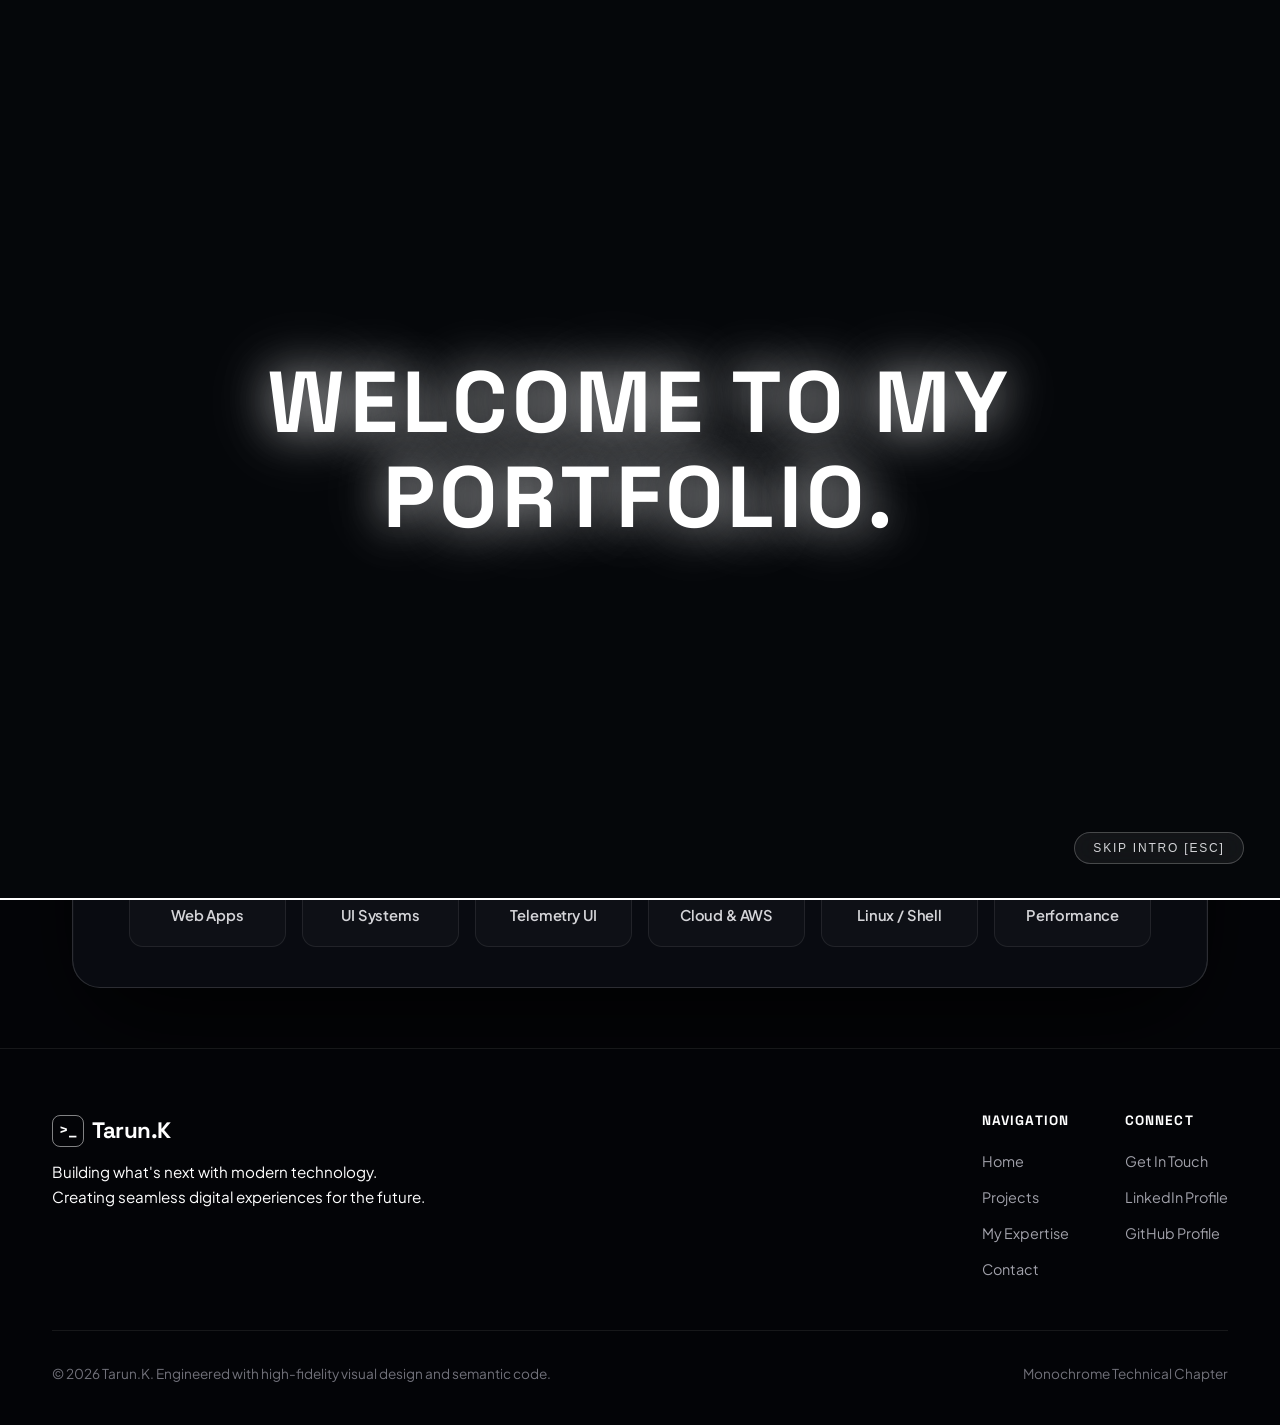
<file: index.html>
<!DOCTYPE html>
<html lang="en">
<head>
  <meta charset="UTF-8">
  <meta name="viewport" content="width=device-width, initial-scale=1.0">
  <title>Tarun.K — Turning Ideas Into Scalable Web Products</title>
  <meta name="description" content="Portfolio of Tarun.K — Full-Stack Developer building web applications built for performance, scale, and real-world use.">

  <!-- Favicon -->
  <link rel="icon" type="image/svg+xml" href="data:image/svg+xml,<svg xmlns='http://www.w3.org/2000/svg' viewBox='0 0 24 24' fill='none' stroke='%23ffffff' stroke-width='2' stroke-linecap='round' stroke-linejoin='round'><polyline points='4 17 10 11 4 5'></polyline><line x1='12' y1='19' x2='20' y2='19'></line></svg>">

  <link rel="stylesheet" href="css/base.css?v=2.6">
  <link rel="stylesheet" href="css/pill-nav.css?v=2.6">
  <link rel="stylesheet" href="css/transitions.css?v=2.8">
  <link rel="stylesheet" href="css/home.css?v=2.6">
  <link rel="stylesheet" href="css/projects.css?v=2.6">
  <link rel="stylesheet" href="css/expertise.css?v=2.6">
  <link rel="stylesheet" href="css/contact.css?v=2.6">
</head>
<body class="page-home">
  <!-- Accessible Skip Link -->
  <a href="#main-content" class="skip-link">Skip to main content</a>

  <!-- Cinematic Fullscreen Welcome Animation Screen -->
  <div class="welcome-intro-screen" id="welcomeIntroScreen" role="dialog" aria-label="Introductory Animation">
    <div class="intro-stage-container">
      <!-- Stage 1: Exactly "Welcome to my portfolio." from reference -->
      <div class="intro-stage-1">
        <h2 class="intro-welcome-text">Welcome to my portfolio.</h2>
      </div>

      <!-- Stage 2 -->
      <div class="intro-stage-2">
        <h1 class="intro-brand-name">TARUN<span>.K</span></h1>
        <p class="intro-tagline">Design. Develop. Deploy.</p>
      </div>
    </div>

    <!-- Intro Timing Progress Bar -->
    <div class="intro-progress-track">
      <div class="intro-progress-bar" id="introProgressBar"></div>
    </div>

    <!-- Skip Button -->
    <button type="button" class="intro-skip-btn" id="introSkipBtn" aria-label="Skip Introductory Animation">
      Skip Intro [ESC]
    </button>
  </div>

  <!-- Top-to-Bottom Page Transition Overlay with Dynamic Centered Heading -->
  <div class="page-transition-overlay" id="pageTransitionOverlay" aria-hidden="true">
    <div class="transition-layer-white" aria-hidden="true"></div>
    <div class="transition-layer-main">
      <div class="transition-heading-wrap">
        <h2 class="transition-heading" id="transitionHeading">HELLO.</h2>
      </div>
    </div>
  </div>

  <!-- Shared Header Navigation -->
  <header>
    <!-- Desktop & Tablet Navigation (Classic Layout with Tarun.K on left, navigation pill on right) -->
    <nav class="site-nav" id="siteNav" aria-label="Primary Navigation">
      <div class="container nav-container">
        <!-- Brand Wordmark on Left -->
        <a href="index.html" class="brand-logo" aria-label="Tarun.K Home">
          <span class="brand-symbol" aria-hidden="true">&gt;_</span>
          <span>Tarun.K</span>
        </a>

        <!-- Desktop Navigation Links on Right with React Bits–Inspired Shared Hover Pill -->
        <ul class="nav-menu-desktop" id="navMenuDesktop" role="menubar">
          <div class="nav-hover-pill" id="navHoverPill" aria-hidden="true"></div>
          <li role="none"><a href="index.html" class="nav-link active" role="menuitem" aria-current="page">Home</a></li>
          <li role="none"><a href="project.html" class="nav-link" role="menuitem">Projects</a></li>
          <li role="none"><a href="expertise.html" class="nav-link" role="menuitem">My Expertise</a></li>
          <li role="none"><a href="contact.html" class="nav-link" role="menuitem">Contact</a></li>
        </ul>
      </div>
    </nav>

    <!-- Mobile View: React Bits Floating Pill Nav (https://reactbits.dev/components/pill-nav) -->
    <div class="pill-nav-mobile-wrap">
      <nav class="pill-nav" id="pillNav" aria-label="Mobile Navigation">
        <!-- Brand Logo on Left of Pill -->
        <a href="index.html" class="pill-nav__logo" aria-label="Tarun.K Home">
          <span class="pill-nav__mark">&gt;_</span>
          <span class="pill-nav__brand-name">Tarun<span>.K</span></span>
        </a>

        <!-- Mobile Animated 2-Line Toggle Burger -->
        <button type="button" class="pill-nav__toggle" id="pillNavToggle" aria-label="Toggle Navigation Menu" aria-expanded="false" aria-controls="pillNavPanel">
          <span class="pill-nav__burger" aria-hidden="true">
            <span class="pill-nav__line pill-nav__line--top"></span>
            <span class="pill-nav__line pill-nav__line--bottom"></span>
          </span>
        </button>

        <!-- Mobile Dropdown Panel -->
        <div class="pill-nav__panel" id="pillNavPanel" aria-hidden="true">
          <ul class="pill-nav__menu">
            <li><a href="index.html" class="pill-nav__row active"><span>Home</span> <span aria-hidden="true">→</span></a></li>
            <li><a href="project.html" class="pill-nav__row"><span>Projects</span> <span aria-hidden="true">→</span></a></li>
            <li><a href="expertise.html" class="pill-nav__row"><span>My Expertise</span> <span aria-hidden="true">→</span></a></li>
            <li><a href="contact.html" class="pill-nav__row"><span>Contact</span> <span aria-hidden="true">→</span></a></li>
          </ul>
        </div>
      </nav>
    </div>
  </header>

  <div id="pageContent">
    <!-- Animated ShapeGrid Canvas from Reference Website -->
    <canvas id="shapegrid-canvas"></canvas>

    <!-- Technical Engineering Blueprint Grid Overlay -->
    <div class="home-blueprint-bg" aria-hidden="true">
      <div class="home-grid-matrix"></div>
      <div class="home-ambient-glow"></div>
    </div>

    <!-- Main Hero Section Inspired by Reference Website & Technical Display Canvas -->
    <main id="main-content">
    <section class="home-hero">
      <div class="container home-hero-container">
        
        <!-- Metadata Header Bar -->
        <div class="home-meta-header">
          <div class="meta-item">
            <span>Project</span>
            <strong>Portfolio / 2026</strong>
          </div>
          <div class="meta-item">
            <span>Discipline</span>
            <strong>Full-Stack &amp; Cloud Engineering</strong>
          </div>
        </div>

        <!-- Master Framed Technical Display Canvas -->
        <div class="framed-device-canvas">
          
          <div class="canvas-main-grid">
            <!-- Left Hero Content from Reference Website -->
            <div class="canvas-hero-content">
              <div class="pill-status-row">
                <!-- Reference Badge Content -->
                <span class="mono-tag-pill">Hi, I'm Tarun 👋 Full-Stack Developer</span>
                <span class="mono-status-pill">
                  <span class="status-dot-white"></span>
                  <span>Available for Opportunities</span>
                </span>
              </div>

              <!-- Reference Headline Content -->
              <h1 class="home-headline">
                Turning Ideas Into <span class="contrast-light">Scalable</span> Web Products.
              </h1>

              <!-- Reference Description Content -->
              <p class="home-subtext">
                I design and develop web applications built for performance, scale, and real-world use.
              </p>

              <!-- Action Buttons -->
              <div class="home-actions">
                <a href="project.html" class="btn-solid-white">
                  <span>Explore Projects</span>
                  <svg width="18" height="18" viewBox="0 0 24 24" fill="none" stroke="currentColor" stroke-width="2.4" stroke-linecap="round" stroke-linejoin="round">
                    <line x1="5" y1="12" x2="19" y2="12"></line>
                    <polyline points="12 5 19 12 12 19"></polyline>
                  </svg>
                </a>

                <a href="expertise.html" class="btn-ghost-white">
                  <span>Discover My Expertise</span>
                  <svg width="18" height="18" viewBox="0 0 24 24" fill="none" stroke="currentColor" stroke-width="2.4" stroke-linecap="round" stroke-linejoin="round">
                    <polyline points="9 18 15 12 9 6"></polyline>
                  </svg>
                </a>
              </div>
            </div>

            <!-- Right Column: Resume Preview Card with View Button -->
            <div class="resume-preview-card">
              <div class="resume-card-header">
                <div class="resume-header-title">
                  <span class="resume-dot-pulse" aria-hidden="true"></span>
                  <span>Resume Preview</span>
                </div>
              </div>

              <a href="assets/Tarun_K_Resume.pdf" target="_blank" rel="noopener noreferrer" class="resume-document-viewport" aria-label="Open Tarun K Resume in full size">
                <img src="assets/resume_preview.png" alt="Tarun K — Computer Science Student Resume Preview" class="resume-img-preview" loading="lazy" />
                <div class="resume-overlay-scrim">
                  <span class="btn-resume-float-view">
                    <svg width="15" height="15" viewBox="0 0 24 24" fill="none" stroke="currentColor" stroke-width="2.2" stroke-linecap="round" stroke-linejoin="round" aria-hidden="true">
                      <path d="M1 12s4-8 11-8 11 8 11 8-4 8-11 8-11-8-11-8z"></path>
                      <circle cx="12" cy="12" r="3"></circle>
                    </svg>
                    <span>View Resume</span>
                  </span>
                </div>
              </a>
            </div>
          </div>

          <!-- Bottom Horizontal Capability Dock (Like the 6 icons at the bottom of the reference image) -->
          <div class="canvas-bottom-dock">
            <div class="dock-header">
              <span>Technical Capabilities &amp; Specialties</span>
              <span>6 Core Domains</span>
            </div>

            <div class="dock-cards-strip">
              <div class="dock-item-card">
                <div class="dock-icon-box" aria-hidden="true">
                  <svg width="18" height="18" viewBox="0 0 24 24" fill="none" stroke="currentColor" stroke-width="2" stroke-linecap="round" stroke-linejoin="round">
                    <polyline points="16 18 22 12 16 6"></polyline>
                    <polyline points="8 6 2 12 8 18"></polyline>
                  </svg>
                </div>
                <span class="dock-label">Web Apps</span>
              </div>

              <div class="dock-item-card">
                <div class="dock-icon-box" aria-hidden="true">
                  <svg width="18" height="18" viewBox="0 0 24 24" fill="none" stroke="currentColor" stroke-width="2" stroke-linecap="round" stroke-linejoin="round">
                    <rect x="3" y="3" width="18" height="18" rx="2" ry="2"></rect>
                    <line x1="3" y1="9" x2="21" y2="9"></line>
                    <line x1="9" y1="21" x2="9" y2="9"></line>
                  </svg>
                </div>
                <span class="dock-label">UI Systems</span>
              </div>

              <div class="dock-item-card">
                <div class="dock-icon-box" aria-hidden="true">
                  <svg width="18" height="18" viewBox="0 0 24 24" fill="none" stroke="currentColor" stroke-width="2" stroke-linecap="round" stroke-linejoin="round">
                    <line x1="18" y1="20" x2="18" y2="10"></line>
                    <line x1="12" y1="20" x2="12" y2="4"></line>
                    <line x1="6" y1="20" x2="6" y2="14"></line>
                  </svg>
                </div>
                <span class="dock-label">Telemetry UI</span>
              </div>

              <div class="dock-item-card">
                <div class="dock-icon-box" aria-hidden="true">
                  <svg width="18" height="18" viewBox="0 0 24 24" fill="none" stroke="currentColor" stroke-width="2" stroke-linecap="round" stroke-linejoin="round">
                    <path d="M18 10h-1.26A8 8 0 1 0 9 20h9a5 5 0 0 0 0-10z"></path>
                  </svg>
                </div>
                <span class="dock-label">Cloud &amp; AWS</span>
              </div>

              <div class="dock-item-card">
                <div class="dock-icon-box" aria-hidden="true">
                  <svg width="18" height="18" viewBox="0 0 24 24" fill="none" stroke="currentColor" stroke-width="2" stroke-linecap="round" stroke-linejoin="round">
                    <polyline points="4 17 10 11 4 5"></polyline>
                    <line x1="12" y1="19" x2="20" y2="19"></line>
                  </svg>
                </div>
                <span class="dock-label">Linux / Shell</span>
              </div>

              <div class="dock-item-card">
                <div class="dock-icon-box" aria-hidden="true">
                  <svg width="18" height="18" viewBox="0 0 24 24" fill="none" stroke="currentColor" stroke-width="2" stroke-linecap="round" stroke-linejoin="round">
                    <circle cx="12" cy="12" r="10"></circle>
                    <polyline points="12 6 12 12 14 14"></polyline>
                  </svg>
                </div>
                <span class="dock-label">Performance</span>
              </div>
            </div>
          </div>

        </div>

      </div>
    </section>
  </main>

  <!-- Shared Minimal Footer (Monochrome Theme) -->
  <footer class="site-footer">
    <div class="container">
      <div class="footer-inner">
        <div class="footer-brand">
          <a href="index.html" class="brand-logo" aria-label="Tarun.K Home">
            <span class="brand-symbol" aria-hidden="true">&gt;_</span>
            <span>Tarun.K</span>
          </a>
          <p class="footer-tagline">
            Building what's next with modern technology.<br>Creating seamless digital experiences for the future.
          </p>
        </div>

        <div class="footer-nav-groups">
          <div class="footer-group">
            <h5>Navigation</h5>
            <ul class="footer-links">
              <li><a href="index.html" class="footer-link">Home</a></li>
              <li><a href="project.html" class="footer-link">Projects</a></li>
              <li><a href="expertise.html" class="footer-link">My Expertise</a></li>
              <li><a href="contact.html" class="footer-link">Contact</a></li>
            </ul>
          </div>

          <div class="footer-group">
            <h5>Connect</h5>
            <ul class="footer-links">
              <li><a href="contact.html" class="footer-link">Get In Touch</a></li>
              <li><a href="https://www.linkedin.com/in/tarunkuppusamy/" target="_blank" rel="noopener noreferrer" class="footer-link">LinkedIn Profile</a></li>
              <li><a href="https://github.com/tarunk8060" target="_blank" rel="noopener noreferrer" class="footer-link">GitHub Profile</a></li>
            </ul>
          </div>
        </div>
      </div>

      <div class="footer-bottom">
        <p>© 2026 Tarun.K. Engineered with high-fidelity visual design and semantic code.</p>
        <p>Monochrome Technical Chapter</p>
      </div>
    </div>
  </footer>
  </div>

  <script src="js/transitions.js?v=2.8"></script>
  <script src="js/projects.js?v=2.6"></script>
  <script src="js/contact.js?v=2.6"></script>
</body>
</html>
</file>
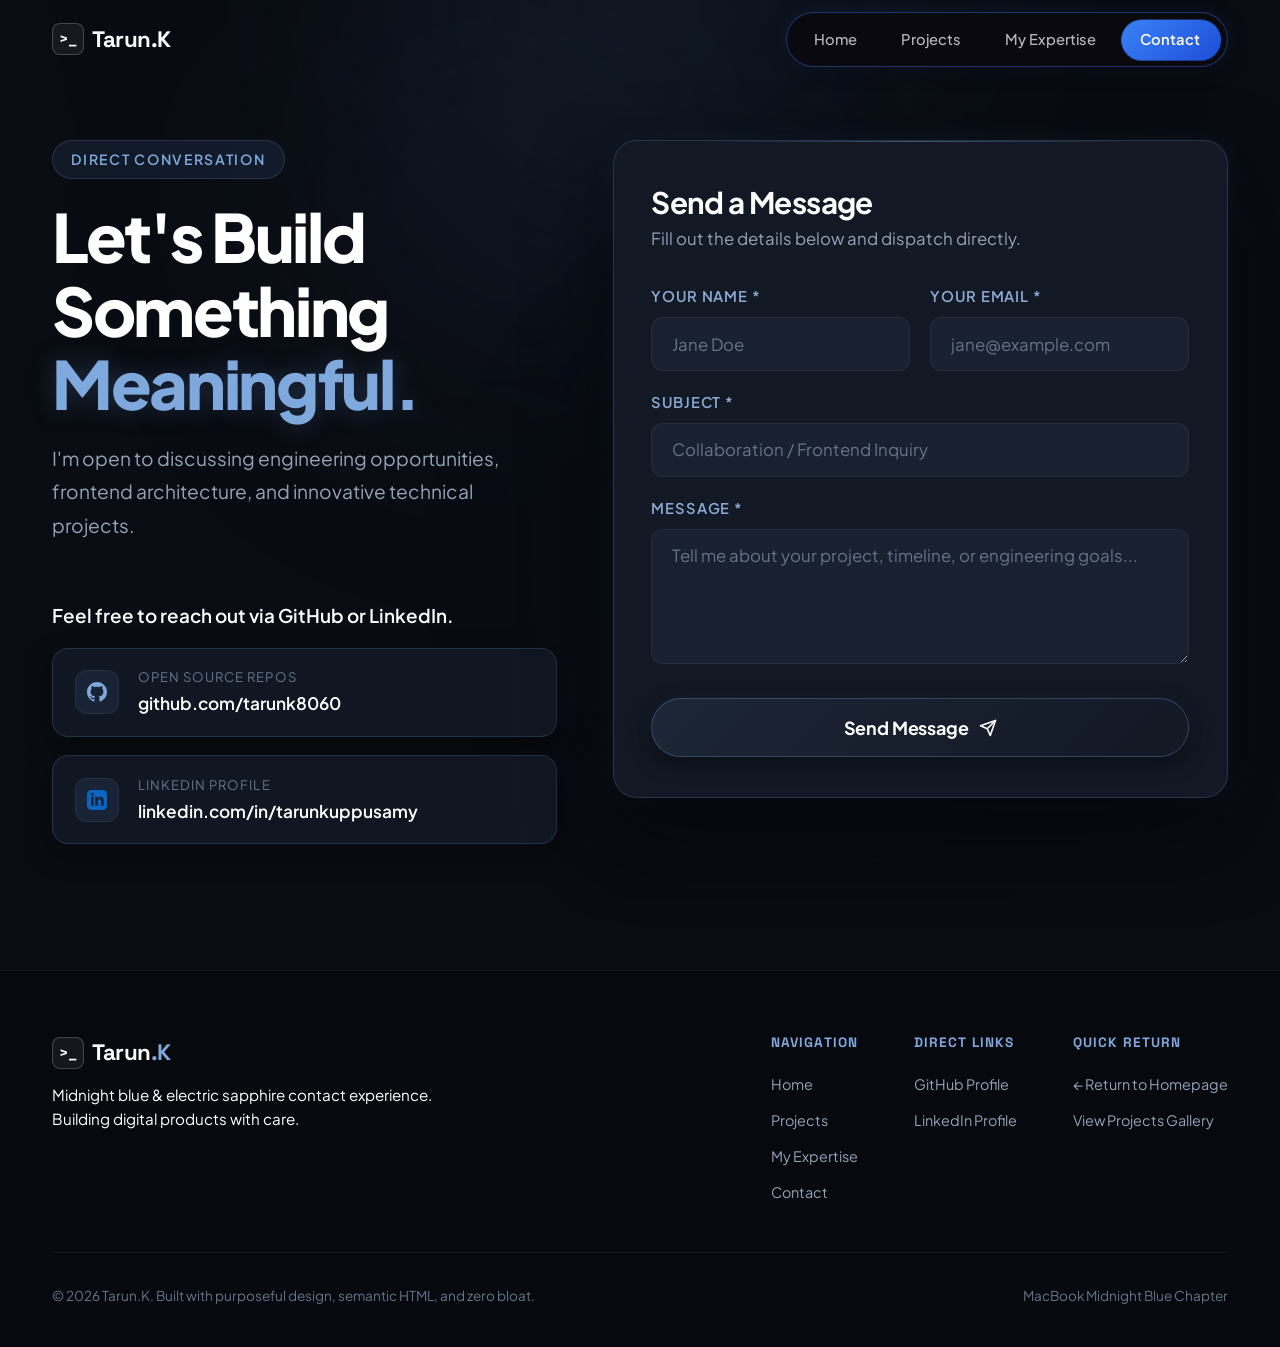
<file: contact.html>
<!DOCTYPE html>
<html lang="en">
<head>
  <meta charset="UTF-8">
  <meta name="viewport" content="width=device-width, initial-scale=1.0">
  <title>Contact — Tarun.K | Let's Build Something Meaningful</title>
  <meta name="description" content="Get in touch with Tarun.K to discuss engineering collaborations, frontend architecture, and technology projects in Midnight Blue aesthetic.">

  <!-- Favicon -->
  <link rel="icon" type="image/svg+xml" href="data:image/svg+xml,<svg xmlns='http://www.w3.org/2000/svg' viewBox='0 0 24 24' fill='none' stroke='%237fa8dc' stroke-width='2' stroke-linecap='round' stroke-linejoin='round'><path d='M4 4h16c1.1 0 2 .9 2 2v12c0 1.1-.9 2-2 2H4c-1.1 0-2-.9-2-2V6c0-1.1.9-2 2-2z'></path><polyline points='22,6 12,13 2,6'></polyline></svg>">

  <link rel="stylesheet" href="css/base.css?v=2.6">
  <link rel="stylesheet" href="css/pill-nav.css?v=2.6">
  <link rel="stylesheet" href="css/transitions.css?v=2.8">
  <link rel="stylesheet" href="css/home.css?v=2.6">
  <link rel="stylesheet" href="css/projects.css?v=2.6">
  <link rel="stylesheet" href="css/expertise.css?v=2.6">
  <link rel="stylesheet" href="css/contact.css?v=2.9">
</head>
<body class="page-contact">
  <!-- Accessible Skip Link -->
  <a href="#contact-content" class="skip-link">Skip to contact form</a>

  <!-- Top-to-Bottom Page Transition Overlay with Dynamic Centered Heading -->
  <div class="page-transition-overlay" id="pageTransitionOverlay" aria-hidden="true">
    <div class="transition-layer-white" aria-hidden="true"></div>
    <div class="transition-layer-main">
      <div class="transition-heading-wrap">
        <h2 class="transition-heading" id="transitionHeading">CONTACT.</h2>
      </div>
    </div>
  </div>

  <!-- Shared Header Navigation -->
  <header>
    <!-- Desktop & Tablet Navigation (Classic Layout with Tarun.K on left, navigation pill on right) -->
    <nav class="site-nav" id="siteNav" aria-label="Primary Navigation">
      <div class="container nav-container">
        <!-- Brand Wordmark on Left -->
        <a href="index.html" class="brand-logo" aria-label="Tarun.K Home">
          <span class="brand-symbol" aria-hidden="true">&gt;_</span>
          <span>Tarun.K</span>
        </a>

        <!-- Desktop Navigation Links on Right with React Bits–Inspired Shared Hover Pill -->
        <ul class="nav-menu-desktop" id="navMenuDesktop" role="menubar">
          <div class="nav-hover-pill" id="navHoverPill" aria-hidden="true"></div>
          <li role="none"><a href="index.html" class="nav-link" role="menuitem">Home</a></li>
          <li role="none"><a href="project.html" class="nav-link" role="menuitem">Projects</a></li>
          <li role="none"><a href="expertise.html" class="nav-link" role="menuitem">My Expertise</a></li>
          <li role="none"><a href="contact.html" class="nav-link active" role="menuitem" aria-current="page">Contact</a></li>
        </ul>
      </div>
    </nav>

    <!-- Mobile View: React Bits Floating Pill Nav (https://reactbits.dev/components/pill-nav) -->
    <div class="pill-nav-mobile-wrap">
      <nav class="pill-nav" id="pillNav" aria-label="Mobile Navigation">
        <!-- Brand Logo on Left of Pill -->
        <a href="index.html" class="pill-nav__logo" aria-label="Tarun.K Home">
          <span class="pill-nav__mark">&gt;_</span>
          <span class="pill-nav__brand-name">Tarun<span>.K</span></span>
        </a>

        <!-- Mobile Animated 2-Line Toggle Burger -->
        <button type="button" class="pill-nav__toggle" id="pillNavToggle" aria-label="Toggle Navigation Menu" aria-expanded="false" aria-controls="pillNavPanel">
          <span class="pill-nav__burger" aria-hidden="true">
            <span class="pill-nav__line pill-nav__line--top"></span>
            <span class="pill-nav__line pill-nav__line--bottom"></span>
          </span>
        </button>

        <!-- Mobile Dropdown Panel -->
        <div class="pill-nav__panel" id="pillNavPanel" aria-hidden="true">
          <ul class="pill-nav__menu">
            <li><a href="index.html" class="pill-nav__row"><span>Home</span> <span aria-hidden="true">→</span></a></li>
            <li><a href="project.html" class="pill-nav__row"><span>Projects</span> <span aria-hidden="true">→</span></a></li>
            <li><a href="expertise.html" class="pill-nav__row"><span>My Expertise</span> <span aria-hidden="true">→</span></a></li>
            <li><a href="contact.html" class="pill-nav__row active"><span>Contact</span> <span aria-hidden="true">→</span></a></li>
          </ul>
        </div>
      </nav>
    </div>
  </header>

  <div id="pageContent">
    <!-- Ambient Volumetric Overhead Spotlight & Sapphire Glows -->
    <div class="contact-ambient-glow" aria-hidden="true">
      <div class="glow-spotlight-1"></div>
      <div class="glow-spotlight-2"></div>
    </div>

    <!-- Main Content Area: 2-Column Classic Layout in Midnight Blue Palette -->
    <main id="contact-content">
      <section class="contact-section">
        <div class="container">
          <div class="contact-layout-grid">

            <!-- Top / Left: Context & Title -->
            <div class="contact-intro-col">
              <div class="pill-midnight">
                <span>Direct Conversation</span>
              </div>
              <h1 class="contact-title">
                <span class="contact-title-main">Let's Build Something</span>
                <span class="blue-accent contact-title-accent">Meaningful.</span>
              </h1>
              <p class="contact-statement">
                I'm open to discussing engineering opportunities, frontend architecture, and innovative technical projects.
              </p>
            </div>

            <!-- Send Message Form Box -->
            <div class="contact-form-box">
              <div class="form-header">
                <h3>Send a Message</h3>
                <p>Fill out the details below and dispatch directly.</p>
              </div>

              <form id="contactForm" action="https://formspree.io/f/mqeyqlzw" method="POST" novalidate>
                <div class="form-grid">
                  <div>
                    <label for="contactName" class="field-label">Your Name *</label>
                    <input type="text" id="contactName" name="name" class="input-field" placeholder="Jane Doe" required>
                  </div>

                  <div>
                    <label for="contactEmail" class="field-label">Your Email *</label>
                    <input type="email" id="contactEmail" name="email" class="input-field" placeholder="jane@example.com" required>
                  </div>

                  <div class="form-group-full">
                    <label for="contactSubject" class="field-label">Subject *</label>
                    <input type="text" id="contactSubject" name="subject" class="input-field" placeholder="Collaboration / Frontend Inquiry" required>
                  </div>

                  <div class="form-group-full">
                    <label for="contactMessage" class="field-label">Message *</label>
                    <textarea id="contactMessage" name="message" class="textarea-field" placeholder="Tell me about your project, timeline, or engineering goals..." required></textarea>
                  </div>

                  <div class="form-group-full">
                    <button type="submit" class="btn-send-midnight">
                      <span>Send Message</span>
                      <svg width="18" height="18" viewBox="0 0 24 24" fill="none" stroke="currentColor" stroke-width="2.2" stroke-linecap="round" stroke-linejoin="round">
                        <line x1="22" y1="2" x2="11" y2="13"></line>
                        <polygon points="22 2 15 22 11 13 2 9 22 2"></polygon>
                      </svg>
                    </button>
                  </div>
                </div>
              </form>

              <div class="form-status-box" id="formStatusBox" role="alert"></div>
            </div>

            <!-- Direct Channels: Below Send Message in Mobile View -->
            <div class="contact-channels-wrap">
              <p class="contact-channels-line">
                Feel free to reach out via GitHub or LinkedIn.
              </p>

              <div class="contact-channels">
                <!-- 1. GitHub Repositories -->
                <a href="https://github.com/tarunk8060" target="_blank" rel="noopener noreferrer" class="channel-card" aria-label="View Tarun's GitHub Profile">
                  <div class="channel-icon" aria-hidden="true">
                    <svg width="20" height="20" viewBox="0 0 24 24" fill="currentColor">
                      <path d="M12 0c-6.626 0-12 5.373-12 12 0 5.302 3.438 9.8 8.207 11.387.599.111.793-.261.793-.577v-2.234c-3.338.726-4.033-1.416-4.033-1.416-.546-1.387-1.333-1.756-1.333-1.756-1.089-.745.083-.729.083-.729 1.205.084 1.839 1.237 1.839 1.237 1.07 1.834 2.807 1.304 3.492.997.107-.775.418-1.305.762-1.604-2.665-.305-5.467-1.334-5.467-5.931 0-1.311.469-2.381 1.236-3.221-.124-.303-.535-1.524.117-3.176 0 0 1.008-.322 3.301 1.23.957-.266 1.983-.399 3.003-.404 1.02.005 2.047.138 3.006.404 2.291-1.552 3.297-1.23 3.297-1.23.653 1.653.242 2.874.118 3.176.77.84 1.235 1.911 1.235 3.221 0 4.609-2.807 5.624-5.479 5.921.43.372.823 1.102.823 2.222v3.293c0 .319.192.694.801.576 4.765-1.589 8.199-6.086 8.199-11.386 0-6.627-5.373-12-12-12z"/>
                    </svg>
                  </div>
                  <div class="channel-info">
                    <div class="channel-label">Open Source Repos</div>
                    <div class="channel-val">github.com/tarunk8060</div>
                  </div>
                </a>

                <!-- 2. LinkedIn Professional Network -->
                <a href="https://www.linkedin.com/in/tarunkuppusamy/" target="_blank" rel="noopener noreferrer" class="channel-card" aria-label="Connect with Tarun on LinkedIn">
                  <div class="channel-icon" aria-hidden="true" style="color: #0a66c2;">
                    <svg width="20" height="20" viewBox="0 0 24 24" fill="currentColor">
                      <path d="M19 0h-14c-2.761 0-5 2.239-5 5v14c0 2.761 2.239 5 5 5h14c2.762 0 5-2.239 5-5v-14c0-2.761-2.238-5-5-5zm-11 19h-3v-11h3v11zm-1.5-12.268c-.966 0-1.75-.79-1.75-1.764s.784-1.764 1.75-1.764 1.75.79 1.75 1.764-.783 1.764-1.75 1.764zm13.5 12.268h-3v-5.604c0-3.368-4-3.113-4 0v5.604h-3v-11h3v1.765c1.396-2.586 7-2.777 7 2.476v6.759z"/>
                    </svg>
                  </div>
                  <div class="channel-info">
                    <div class="channel-label">LinkedIn Profile</div>
                    <div class="channel-val">linkedin.com/in/tarunkuppusamy</div>
                  </div>
                </a>
              </div>
            </div>

          </div>
        </div>
      </section>
    </main>

    <!-- Shared Minimal Footer (Midnight Blue Theme) -->
    <footer class="site-footer">
      <div class="container">
        <div class="footer-inner">
          <div class="footer-brand">
            <a href="index.html" class="brand-logo" aria-label="Tarun.K Home">
              <span class="brand-symbol" aria-hidden="true">&gt;_</span>
              <span>Tarun<span style="color: var(--cnt-blue-light);">.K</span></span>
            </a>
            <p class="footer-tagline">
              Midnight blue &amp; electric sapphire contact experience. Building digital products with care.
            </p>
          </div>

          <div class="footer-nav-groups">
            <div class="footer-group">
              <h5>Navigation</h5>
              <ul class="footer-links">
                <li><a href="index.html" class="footer-link">Home</a></li>
                <li><a href="project.html" class="footer-link">Projects</a></li>
                <li><a href="expertise.html" class="footer-link">My Expertise</a></li>
                <li><a href="contact.html" class="footer-link">Contact</a></li>
              </ul>
            </div>

            <div class="footer-group">
              <h5>Direct Links</h5>
              <ul class="footer-links">
                <li><a href="https://github.com/tarunk8060" target="_blank" rel="noopener noreferrer" class="footer-link">GitHub Profile</a></li>
                <li><a href="https://www.linkedin.com/in/tarunkuppusamy/" target="_blank" rel="noopener noreferrer" class="footer-link">LinkedIn Profile</a></li>
              </ul>
            </div>

            <div class="footer-group">
              <h5>Quick Return</h5>
              <ul class="footer-links">
                <li><a href="index.html" class="footer-link">← Return to Homepage</a></li>
                <li><a href="project.html" class="footer-link">View Projects Gallery</a></li>
              </ul>
            </div>
          </div>
        </div>

        <div class="footer-bottom">
          <p>© 2026 Tarun.K. Built with purposeful design, semantic HTML, and zero bloat.</p>
          <p>MacBook Midnight Blue Chapter</p>
        </div>
      </div>
    </footer>
  </div>

  <script src="js/transitions.js?v=2.8"></script>
  <script src="js/projects.js?v=2.6"></script>
  <script src="js/contact.js?v=2.6"></script>
</body>
</html>
</file>
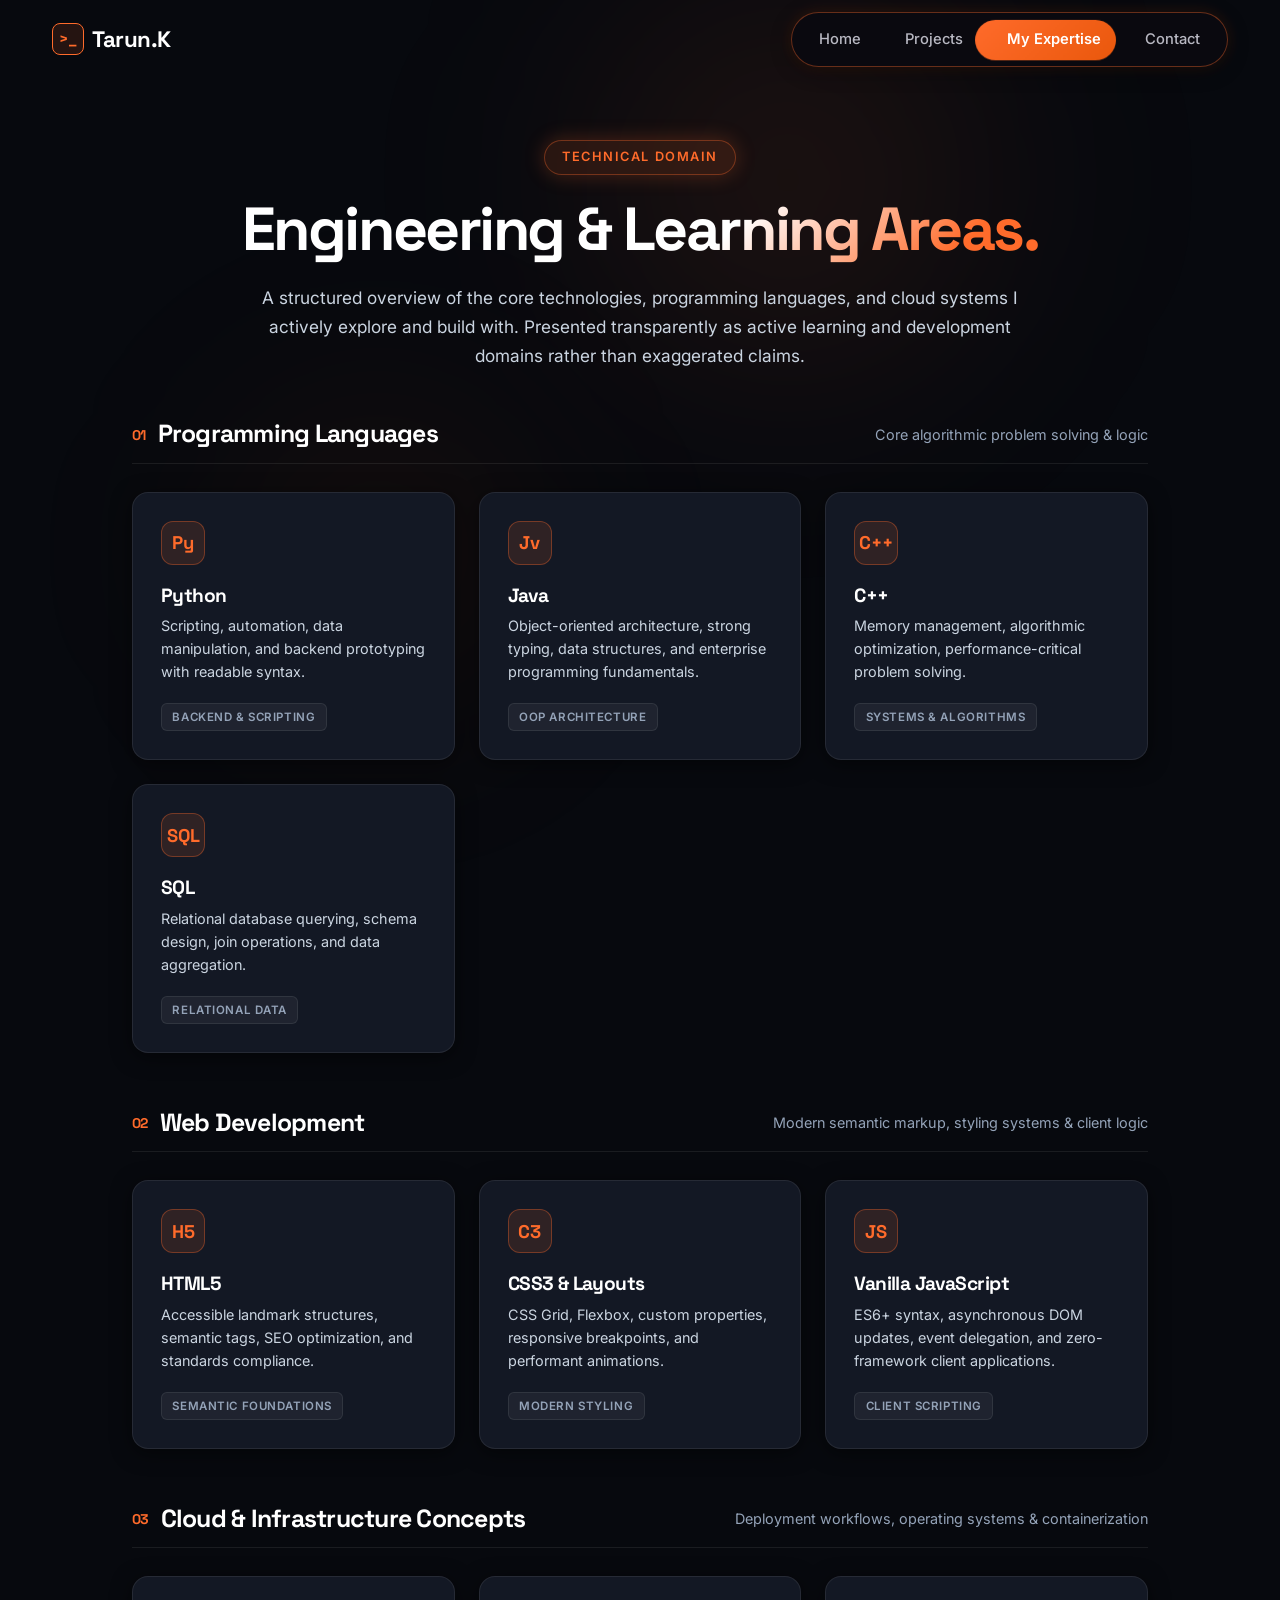
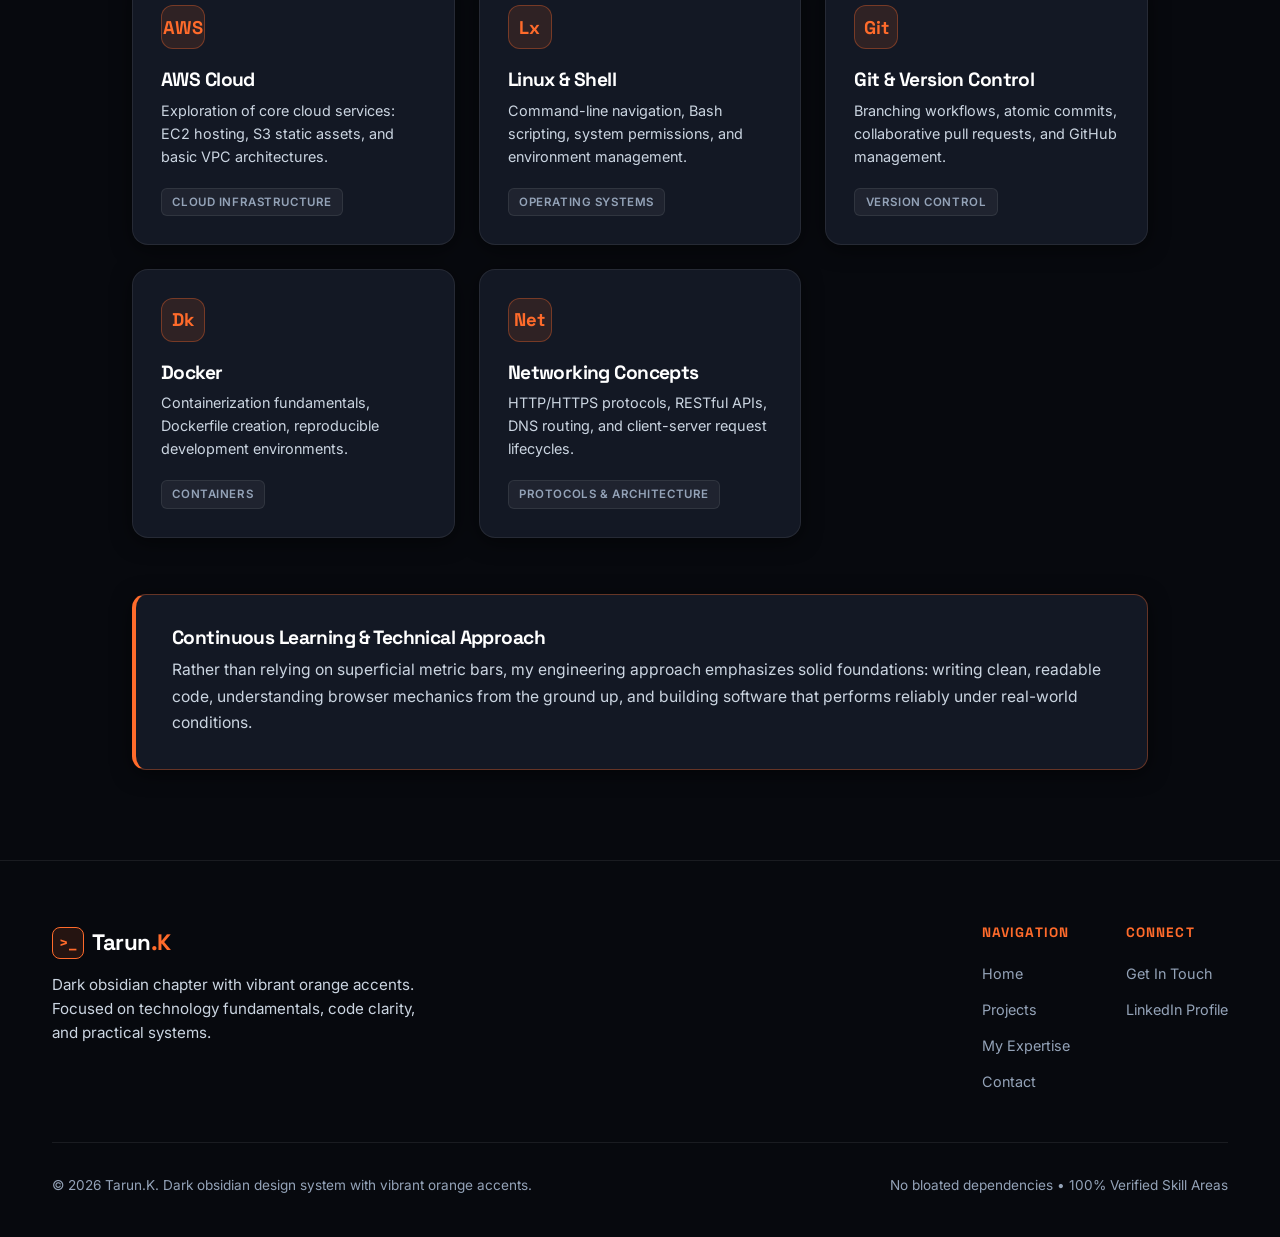
<file: expertise.html>
<!DOCTYPE html>
<html lang="en">
<head>
  <meta charset="UTF-8">
  <meta name="viewport" content="width=device-width, initial-scale=1.0">
  <title>My Expertise — Tarun.K | Technical Capabilities & Learning Areas</title>
  <meta name="description" content="Technical capabilities, programming languages, web standards, and cloud concepts explored by Tarun.K.">

  <!-- Favicon -->
  <link rel="icon" type="image/svg+xml" href="data:image/svg+xml,<svg xmlns='http://www.w3.org/2000/svg' viewBox='0 0 24 24' fill='none' stroke='%23ff6b2b' stroke-width='2' stroke-linecap='round' stroke-linejoin='round'><rect x='2' y='7' width='20' height='14' rx='2' ry='2'></rect><path d='M16 21V5a2 2 0 0 0-2-2h-4a2 2 0 0 0-2 2v16'></path></svg>">

  <link rel="stylesheet" href="css/base.css?v=2.6">
  <link rel="stylesheet" href="css/pill-nav.css?v=2.6">
  <link rel="stylesheet" href="css/transitions.css?v=2.8">
  <link rel="stylesheet" href="css/home.css?v=2.6">
  <link rel="stylesheet" href="css/projects.css?v=2.6">
  <link rel="stylesheet" href="css/expertise.css?v=2.6">
  <link rel="stylesheet" href="css/contact.css?v=2.6">
</head>
<body class="page-expertise">
  <!-- Accessible Skip Link -->
  <a href="#expertise-content" class="skip-link">Skip to technical expertise content</a>

  <!-- Top-to-Bottom Page Transition Overlay with Dynamic Centered Heading -->
  <div class="page-transition-overlay" id="pageTransitionOverlay" aria-hidden="true">
    <div class="transition-layer-white" aria-hidden="true"></div>
    <div class="transition-layer-main">
      <div class="transition-heading-wrap">
        <h2 class="transition-heading" id="transitionHeading">EXPERTISE.</h2>
      </div>
    </div>
  </div>

  <!-- Shared Header Navigation -->
  <header>
    <!-- Desktop & Tablet Navigation (Classic Layout with Tarun.K on left, navigation pill on right) -->
    <nav class="site-nav" id="siteNav" aria-label="Primary Navigation">
      <div class="container nav-container">
        <!-- Brand Wordmark on Left -->
        <a href="index.html" class="brand-logo" aria-label="Tarun.K Home">
          <span class="brand-symbol" aria-hidden="true">&gt;_</span>
          <span>Tarun.K</span>
        </a>

        <!-- Desktop Navigation Links on Right with React Bits–Inspired Shared Hover Pill -->
        <ul class="nav-menu-desktop" id="navMenuDesktop" role="menubar">
          <div class="nav-hover-pill" id="navHoverPill" aria-hidden="true"></div>
          <li role="none"><a href="index.html" class="nav-link" role="menuitem">Home</a></li>
          <li role="none"><a href="project.html" class="nav-link" role="menuitem">Projects</a></li>
          <li role="none"><a href="expertise.html" class="nav-link active" role="menuitem" aria-current="page">My Expertise</a></li>
          <li role="none"><a href="contact.html" class="nav-link" role="menuitem">Contact</a></li>
        </ul>
      </div>
    </nav>

    <!-- Mobile View: React Bits Floating Pill Nav (https://reactbits.dev/components/pill-nav) -->
    <div class="pill-nav-mobile-wrap">
      <nav class="pill-nav" id="pillNav" aria-label="Mobile Navigation">
        <!-- Brand Logo on Left of Pill -->
        <a href="index.html" class="pill-nav__logo" aria-label="Tarun.K Home">
          <span class="pill-nav__mark">&gt;_</span>
          <span class="pill-nav__brand-name">Tarun<span>.K</span></span>
        </a>

        <!-- Mobile Animated 2-Line Toggle Burger -->
        <button type="button" class="pill-nav__toggle" id="pillNavToggle" aria-label="Toggle Navigation Menu" aria-expanded="false" aria-controls="pillNavPanel">
          <span class="pill-nav__burger" aria-hidden="true">
            <span class="pill-nav__line pill-nav__line--top"></span>
            <span class="pill-nav__line pill-nav__line--bottom"></span>
          </span>
        </button>

        <!-- Mobile Dropdown Panel -->
        <div class="pill-nav__panel" id="pillNavPanel" aria-hidden="true">
          <ul class="pill-nav__menu">
            <li><a href="index.html" class="pill-nav__row"><span>Home</span> <span aria-hidden="true">→</span></a></li>
            <li><a href="project.html" class="pill-nav__row"><span>Projects</span> <span aria-hidden="true">→</span></a></li>
            <li><a href="expertise.html" class="pill-nav__row active"><span>My Expertise</span> <span aria-hidden="true">→</span></a></li>
            <li><a href="contact.html" class="pill-nav__row"><span>Contact</span> <span aria-hidden="true">→</span></a></li>
          </ul>
        </div>
      </nav>
    </div>
  </header>

  <div id="pageContent">
    <!-- Ambient Dark Glow with Orange Fog -->
    <div class="expertise-ambient-glow" aria-hidden="true">
      <div class="glow-orange-1"></div>
      <div class="glow-orange-2"></div>
    </div>

    <!-- Main Content Area -->
    <main id="expertise-content">
    <!-- Header Section -->
    <section class="expertise-header-section">
      <div class="container expertise-hero-inner">
        <div class="pill-orange">
          <span>Technical Domain</span>
        </div>
        <h1 class="expertise-title">
          Engineering &amp; <span class="highlight-orange">Learning Areas.</span>
        </h1>
        <p class="expertise-intro">
          A structured overview of the core technologies, programming languages, and cloud systems I actively explore and build with. Presented transparently as active learning and development domains rather than exaggerated claims.
        </p>
      </div>
    </section>

    <!-- Technology Groups Section -->
    <section class="expertise-groups-section">
      <div class="container" style="max-width: 1080px;">

        <!-- Group 1: Programming Languages -->
        <div class="tech-group-block">
          <div class="tech-group-header">
            <h2 class="tech-group-title">
              <span class="group-number">01</span>
              <span>Programming Languages</span>
            </h2>
            <span class="tech-group-desc">Core algorithmic problem solving & logic</span>
          </div>

          <div class="tech-cards-grid">
            <div class="tech-card">
              <div class="tech-icon-wrap" aria-hidden="true">Py</div>
              <h3 class="tech-name">Python</h3>
              <p class="tech-context">Scripting, automation, data manipulation, and backend prototyping with readable syntax.</p>
              <span class="tech-tag-pill">Backend &amp; Scripting</span>
            </div>

            <div class="tech-card">
              <div class="tech-icon-wrap" aria-hidden="true">Jv</div>
              <h3 class="tech-name">Java</h3>
              <p class="tech-context">Object-oriented architecture, strong typing, data structures, and enterprise programming fundamentals.</p>
              <span class="tech-tag-pill">OOP Architecture</span>
            </div>

            <div class="tech-card">
              <div class="tech-icon-wrap" aria-hidden="true">C++</div>
              <h3 class="tech-name">C++</h3>
              <p class="tech-context">Memory management, algorithmic optimization, performance-critical problem solving.</p>
              <span class="tech-tag-pill">Systems &amp; Algorithms</span>
            </div>

            <div class="tech-card">
              <div class="tech-icon-wrap" aria-hidden="true">SQL</div>
              <h3 class="tech-name">SQL</h3>
              <p class="tech-context">Relational database querying, schema design, join operations, and data aggregation.</p>
              <span class="tech-tag-pill">Relational Data</span>
            </div>
          </div>
        </div>

        <!-- Group 2: Web Development -->
        <div class="tech-group-block">
          <div class="tech-group-header">
            <h2 class="tech-group-title">
              <span class="group-number">02</span>
              <span>Web Development</span>
            </h2>
            <span class="tech-group-desc">Modern semantic markup, styling systems & client logic</span>
          </div>

          <div class="tech-cards-grid">
            <div class="tech-card">
              <div class="tech-icon-wrap" aria-hidden="true">H5</div>
              <h3 class="tech-name">HTML5</h3>
              <p class="tech-context">Accessible landmark structures, semantic tags, SEO optimization, and standards compliance.</p>
              <span class="tech-tag-pill">Semantic Foundations</span>
            </div>

            <div class="tech-card">
              <div class="tech-icon-wrap" aria-hidden="true">C3</div>
              <h3 class="tech-name">CSS3 &amp; Layouts</h3>
              <p class="tech-context">CSS Grid, Flexbox, custom properties, responsive breakpoints, and performant animations.</p>
              <span class="tech-tag-pill">Modern Styling</span>
            </div>

            <div class="tech-card">
              <div class="tech-icon-wrap" aria-hidden="true">JS</div>
              <h3 class="tech-name">Vanilla JavaScript</h3>
              <p class="tech-context">ES6+ syntax, asynchronous DOM updates, event delegation, and zero-framework client applications.</p>
              <span class="tech-tag-pill">Client Scripting</span>
            </div>
          </div>
        </div>

        <!-- Group 3: Cloud & DevOps -->
        <div class="tech-group-block">
          <div class="tech-group-header">
            <h2 class="tech-group-title">
              <span class="group-number">03</span>
              <span>Cloud &amp; Infrastructure Concepts</span>
            </h2>
            <span class="tech-group-desc">Deployment workflows, operating systems & containerization</span>
          </div>

          <div class="tech-cards-grid">
            <div class="tech-card">
              <div class="tech-icon-wrap" aria-hidden="true">AWS</div>
              <h3 class="tech-name">AWS Cloud</h3>
              <p class="tech-context">Exploration of core cloud services: EC2 hosting, S3 static assets, and basic VPC architectures.</p>
              <span class="tech-tag-pill">Cloud Infrastructure</span>
            </div>

            <div class="tech-card">
              <div class="tech-icon-wrap" aria-hidden="true">Lx</div>
              <h3 class="tech-name">Linux &amp; Shell</h3>
              <p class="tech-context">Command-line navigation, Bash scripting, system permissions, and environment management.</p>
              <span class="tech-tag-pill">Operating Systems</span>
            </div>

            <div class="tech-card">
              <div class="tech-icon-wrap" aria-hidden="true">Git</div>
              <h3 class="tech-name">Git &amp; Version Control</h3>
              <p class="tech-context">Branching workflows, atomic commits, collaborative pull requests, and GitHub management.</p>
              <span class="tech-tag-pill">Version Control</span>
            </div>

            <div class="tech-card">
              <div class="tech-icon-wrap" aria-hidden="true">Dk</div>
              <h3 class="tech-name">Docker</h3>
              <p class="tech-context">Containerization fundamentals, Dockerfile creation, reproducible development environments.</p>
              <span class="tech-tag-pill">Containers</span>
            </div>

            <div class="tech-card">
              <div class="tech-icon-wrap" aria-hidden="true">Net</div>
              <h3 class="tech-name">Networking Concepts</h3>
              <p class="tech-context">HTTP/HTTPS protocols, RESTful APIs, DNS routing, and client-server request lifecycles.</p>
              <span class="tech-tag-pill">Protocols &amp; Architecture</span>
            </div>
          </div>
        </div>

        <!-- Honest Learning Statement -->
        <div class="learning-callout">
          <h4>Continuous Learning &amp; Technical Approach</h4>
          <p>
            Rather than relying on superficial metric bars, my engineering approach emphasizes solid foundations: writing clean, readable code, understanding browser mechanics from the ground up, and building software that performs reliably under real-world conditions.
          </p>
        </div>

      </div>
    </section>
  </main>

  <!-- Shared Footer -->
  <footer class="site-footer">
    <div class="container">
      <div class="footer-inner">
        <div class="footer-brand">
          <a href="index.html" class="brand-logo" aria-label="Tarun.K Home">
            <span class="brand-symbol" aria-hidden="true">&gt;_</span>
            <span>Tarun<span style="color: var(--exp-orange);">.K</span></span>
          </a>
          <p class="footer-tagline">
            Dark obsidian chapter with vibrant orange accents. Focused on technology fundamentals, code clarity, and practical systems.
          </p>
        </div>

        <div class="footer-nav-groups">
          <div class="footer-group">
            <h5>Navigation</h5>
            <ul class="footer-links">
              <li><a href="index.html" class="footer-link">Home</a></li>
              <li><a href="project.html" class="footer-link">Projects</a></li>
              <li><a href="expertise.html" class="footer-link">My Expertise</a></li>
              <li><a href="contact.html" class="footer-link">Contact</a></li>
            </ul>
          </div>

          <div class="footer-group">
            <h5>Connect</h5>
            <ul class="footer-links">
              <li><a href="contact.html" class="footer-link">Get In Touch</a></li>
              <li><a href="https://www.linkedin.com/in/tarunkuppusamy/" target="_blank" rel="noopener noreferrer" class="footer-link">LinkedIn Profile</a></li>
            </ul>
          </div>
        </div>
      </div>

      <div class="footer-bottom">
        <p>© 2026 Tarun.K. Dark obsidian design system with vibrant orange accents.</p>
        <p>No bloated dependencies • 100% Verified Skill Areas</p>
      </div>
    </div>
  </footer>
  </div>

  <script src="js/transitions.js?v=2.8"></script>
  <script src="js/projects.js?v=2.6"></script>
  <script src="js/contact.js?v=2.6"></script>
</body>
</html>
</file>
<file: css/base.css>
/* ==========================================================================
   Tarun.K Portfolio - Base Architecture & Shared Layout
   Modern Typography, Semantic Elements, Responsive Grid
   ========================================================================== */

@import url('https://fonts.googleapis.com/css2?family=Plus+Jakarta+Sans:wght@400;500;600;700;800&family=Inter:wght@300;400;500;600;700;800&family=Space+Grotesk:wght@500;600;700&display=swap');
@import "pill-nav.css";

*, *::before, *::after {
  margin: 0;
  padding: 0;
  box-sizing: border-box;
}

/* Animated Background Canvas (Always Fixed in Background Across Client Transitions) */
#shapegrid-canvas {
  position: fixed !important;
  top: 0 !important;
  left: 0 !important;
  width: 100vw !important;
  height: 100vh !important;
  z-index: 0 !important;
  pointer-events: none !important;
}

html {
  scroll-behavior: smooth;
  font-size: 16px;
  -webkit-text-size-adjust: 100%;
  text-rendering: optimizeLegibility;
  -webkit-font-smoothing: antialiased;
}

body {
  font-family: 'Inter', -apple-system, BlinkMacSystemFont, 'Segoe UI', Roboto, sans-serif;
  line-height: 1.6;
  min-height: 100vh;
  min-height: 100dvh;
  overflow-x: hidden;
  -webkit-font-smoothing: antialiased;
  -moz-osx-font-smoothing: grayscale;
  text-rendering: optimizeLegibility;
  display: flex;
  flex-direction: column;
}

#pageContent {
  flex: 1 0 auto;
  display: flex;
  flex-direction: column;
  width: 100%;
}

main {
  flex: 1;
}

/* Accessibility */
:focus-visible {
  outline: 2px solid currentColor;
  outline-offset: 4px;
}

.skip-link {
  position: absolute;
  top: -100px;
  left: 1.5rem;
  background: #ffffff;
  color: #000000;
  padding: 0.6rem 1.2rem;
  font-weight: 600;
  border-radius: 4px;
  z-index: 99999;
  transition: top 0.2s ease;
}

.skip-link:focus {
  top: 1.5rem;
}

/* Layout Utilities */
.container {
  width: 100%;
  max-width: 1240px;
  margin-left: auto;
  margin-right: auto;
  padding-left: 2rem;
  padding-right: 2rem;
}

h1, h2, h3, h4, h5, .font-heading {
  font-family: 'Space Grotesk', -apple-system, BlinkMacSystemFont, sans-serif;
  font-weight: 700;
  letter-spacing: -0.03em;
  line-height: 1.15;
}

a {
  text-decoration: none;
  color: inherit;
}

/* Guard navbar & footer links against browser visited default purple */
.site-nav a:visited,
.pill-nav a:visited,
.site-footer a:visited {
  color: inherit;
}

/* Shared Header & Navigation Framework */
.site-nav {
  position: fixed;
  top: 0;
  left: 0;
  width: 100%;
  height: 80px;
  display: flex;
  align-items: center;
  z-index: 1500;
  transition: background-color 0.3s ease, border-color 0.3s ease, backdrop-filter 0.3s ease;
}

.nav-container {
  display: flex;
  align-items: center;
  justify-content: space-between;
  width: 100%;
}

.brand-logo {
  font-family: 'Space Grotesk', sans-serif;
  font-size: 1.4rem;
  font-weight: 700;
  letter-spacing: -0.02em;
  display: inline-flex;
  align-items: center;
  gap: 0.5rem;
  transition: transform 0.2s ease;
}

.brand-logo:hover {
  transform: translateY(-1px);
}

/* ==========================================================================
   Page-Specific Capsule & Navigation Theme Accents
   ========================================================================== */
:root {
  --nav-capsule-bg: linear-gradient(135deg, #A445F5 0%, #8B20D9 100%);
  --nav-capsule-text: #FFFFFF;
  --nav-border: rgba(164, 69, 245, 0.35);
  --nav-glow: rgba(164, 69, 245, 0.12);
  --nav-brand-border: rgba(164, 69, 245, 0.6);
  --nav-brand-color: #C084FC;
}

/* Page 1: Home — Technical White / Monochrome */
body.page-home {
  --nav-capsule-bg: linear-gradient(135deg, #FFFFFF 0%, #EAEAEA 100%);
  --nav-capsule-text: #090A0F;
  --nav-border: rgba(255, 255, 255, 0.22);
  --nav-glow: rgba(255, 255, 255, 0.08);
  --nav-brand-border: rgba(255, 255, 255, 0.5);
  --nav-brand-color: #FFFFFF;
}

/* Page 2: Projects — Electric Violet / Purple */
body.page-projects {
  --nav-capsule-bg: linear-gradient(135deg, #A445F5 0%, #8B20D9 100%);
  --nav-capsule-text: #FFFFFF;
  --nav-border: rgba(164, 69, 245, 0.35);
  --nav-glow: rgba(164, 69, 245, 0.12);
  --nav-brand-border: rgba(164, 69, 245, 0.6);
  --nav-brand-color: #C084FC;
}

/* Page 3: My Expertise — High-Voltage Orange (#ff6b2b) */
body.page-expertise {
  --nav-capsule-bg: linear-gradient(135deg, #ff6b2b 0%, #ea580c 100%);
  --nav-capsule-text: #FFFFFF;
  --nav-border: rgba(255, 107, 43, 0.38);
  --nav-glow: rgba(255, 107, 43, 0.15);
  --nav-brand-border: rgba(255, 107, 43, 0.6);
  --nav-brand-color: #ff6b2b;
}

/* Page 4: Contact — MacBook Midnight Slate / Electric Blue (#3b82f6) */
body.page-contact {
  --nav-capsule-bg: linear-gradient(135deg, #3b82f6 0%, #1d4ed8 100%);
  --nav-capsule-text: #FFFFFF;
  --nav-border: rgba(59, 130, 246, 0.38);
  --nav-glow: rgba(59, 130, 246, 0.15);
  --nav-brand-border: rgba(96, 165, 250, 0.6);
  --nav-brand-color: #7fa8dc;
}

.brand-symbol {
  width: 32px;
  height: 32px;
  display: inline-flex;
  align-items: center;
  justify-content: center;
  border-radius: 8px;
  border: 1px solid var(--nav-brand-border, currentColor);
  color: var(--nav-brand-color, currentColor);
  font-size: 0.95rem;
  transition: border-color 0.3s ease, color 0.3s ease;
}

/* Shared Desktop Navigation Menu & React Bits-Inspired Shared Hover Pill */
.nav-menu-desktop {
  position: relative;
  list-style: none;
  display: flex;
  align-items: center;
  gap: 0.25rem;
  padding: 0.35rem 0.45rem;
  border-radius: 9999px;
  background: #0A090F;
  border: 1px solid var(--nav-border, rgba(164, 69, 245, 0.35));
  backdrop-filter: blur(16px);
  -webkit-backdrop-filter: blur(16px);
  box-shadow: 0 4px 20px rgba(0, 0, 0, 0.45), 0 0 15px var(--nav-glow, rgba(164, 69, 245, 0.08));
  isolation: isolate;
  transition: border-color 0.3s ease, box-shadow 0.3s ease;
}

/* Shared Animated Hover Capsule (React Bits Pill Nav — Borderless, No Outline, Ring or Shadow) */
.nav-hover-pill {
  position: absolute;
  top: 0;
  left: 0;
  width: 0;
  height: 0;
  border-radius: 9999px;
  background: var(--nav-capsule-bg);
  border: none !important;
  outline: none !important;
  box-shadow: none !important;
  pointer-events: none;
  opacity: 1;
  z-index: 1;
  transform-origin: 50% 50%;
  will-change: transform, width, opacity;
  transition: background 0.3s ease;
}

.nav-hover-pill.is-visible {
  opacity: 1;
}

/* Desktop Navigation Link Typography & Interactive Layering */
.nav-link {
  font-size: 0.92rem;
  font-weight: 500;
  color: #B8B8C2 !important;
  padding: 0.55rem 1.25rem;
  border-radius: 9999px;
  background: transparent !important;
  box-shadow: none !important;
  border: none !important;
  text-decoration: none;
  display: inline-flex;
  align-items: center;
  justify-content: center;
  position: relative;
  z-index: 2;
  transition: color 0.2s ease;
}

/* Tab covered by active/hover capsule receives high-contrast text color */
.nav-link[data-lit] {
  color: var(--nav-capsule-text, #FFFFFF) !important;
  font-weight: 600;
  background: transparent !important;
  box-shadow: none !important;
  transform: none !important;
}

/* Active tab when pill temporarily slides to another tab */
.nav-link.active:not([data-lit]) {
  color: #E2E8F0 !important;
  font-weight: 600;
  background: transparent !important;
  box-shadow: none !important;
}

/* Home page dark ink contrast against pure white capsule */
body.page-home .nav-link[data-lit] {
  color: #090A0F !important;
  font-weight: 600;
}

body.page-home .nav-link.active:not([data-lit]) {
  color: #FFFFFF !important;
  font-weight: 600;
}

.nav-link:focus-visible {
  outline: 2px solid var(--nav-border, rgba(164, 69, 245, 0.6));
  outline-offset: 2px;
}

/* Active State: Clean Text Without Permanent Hardcoded CSS Pill Background */
.nav-link.active {
  font-weight: 600;
  background: transparent !important;
  box-shadow: none !important;
}

/* Hover pill active on desktop/laptop and hidden on mobile screens */
.nav-hover-pill {
  display: block;
}

@media (max-width: 680px) {
  .nav-hover-pill {
    display: none !important;
  }
}

/* Reduced motion preference */
@media (prefers-reduced-motion: reduce) {
  .nav-hover-pill {
    transition: opacity 0.15s ease !important;
  }
}

/* Mobile Toggle Hamburger (Clean, Crisp Pure White with Precision Geometric X) */
.mobile-toggle {
  display: none;
  background: #ffffff !important;
  border: 1px solid rgba(0, 0, 0, 0.1) !important;
  border-radius: 10px;
  width: 38px;
  height: 38px;
  padding: 0;
  cursor: pointer;
  position: relative;
  z-index: 1600;
  box-shadow: 0 2px 8px rgba(0, 0, 0, 0.18);
  transition: transform 0.25s cubic-bezier(0.16, 1, 0.3, 1), box-shadow 0.2s ease;
}

.mobile-toggle:hover {
  box-shadow: 0 4px 14px rgba(0, 0, 0, 0.25);
}

.mobile-toggle:active {
  transform: scale(0.9);
}

.mobile-toggle.active {
  box-shadow: 0 4px 14px rgba(0, 0, 0, 0.25);
}

.mobile-toggle span {
  position: absolute;
  left: 10px;
  width: 18px;
  height: 2px;
  background-color: #090a0f !important;
  border-radius: 2px;
  transition: transform 0.28s cubic-bezier(0.16, 1, 0.3, 1), opacity 0.2s ease;
}

.mobile-toggle span:nth-child(1) {
  top: 12px;
}

.mobile-toggle span:nth-child(2) {
  top: 18px;
}

.mobile-toggle span:nth-child(3) {
  top: 24px;
}

/* Perfect X intersection: 12 + 6 = 18px, 24 - 6 = 18px */
.mobile-toggle.active span:nth-child(1) {
  transform: translateY(6px) rotate(45deg);
}

.mobile-toggle.active span:nth-child(2) {
  opacity: 0;
  transform: scaleX(0);
}

.mobile-toggle.active span:nth-child(3) {
  transform: translateY(-6px) rotate(-45deg);
}

/* Mobile Navigation Overlay */
.mobile-nav-overlay {
  position: fixed;
  inset: 0;
  z-index: 1400;
  visibility: hidden;
  opacity: 0;
  pointer-events: none;
  transition: visibility 0.3s ease, opacity 0.3s ease;
}

.mobile-nav-overlay.active {
  visibility: visible;
  opacity: 1;
  pointer-events: auto;
}

.mobile-nav-content {
  position: absolute;
  top: 0;
  right: 0;
  bottom: 0;
  width: 85%;
  max-width: 360px;
  padding: 5.5rem 2.25rem 2.5rem;
  display: flex;
  flex-direction: column;
  justify-content: space-between;
  transform: translateX(100%);
  transition: transform 0.35s cubic-bezier(0.16, 1, 0.3, 1);
  overflow-y: auto;
}

.mobile-nav-overlay.active .mobile-nav-content {
  transform: translateX(0);
}

.mobile-menu-links {
  list-style: none;
  display: flex;
  flex-direction: column;
  gap: 1.5rem;
}

.mobile-nav-item {
  font-family: 'Space Grotesk', sans-serif;
  font-size: 1.75rem;
  font-weight: 600;
  display: flex;
  align-items: center;
  justify-content: space-between;
  padding-bottom: 0.5rem;
  border-bottom: 1px solid rgba(128, 128, 128, 0.2);
  transition: padding-left 0.2s ease;
}

.mobile-nav-item:hover, .mobile-nav-item.active {
  padding-left: 0.5rem;
}

/* Shared Footer Framework */
.site-footer {
  padding: 4rem 0 2.5rem;
  position: relative;
  z-index: 10;
}

.footer-inner {
  display: flex;
  justify-content: space-between;
  align-items: flex-start;
  flex-wrap: wrap;
  gap: 2.5rem;
  margin-bottom: 3rem;
}

.footer-brand {
  max-width: 380px;
}

.footer-tagline {
  margin-top: 0.75rem;
  font-size: 0.95rem;
  line-height: 1.6;
}

.footer-nav-groups {
  display: flex;
  gap: 3.5rem;
  flex-wrap: wrap;
}

.footer-group h5 {
  font-size: 0.85rem;
  text-transform: uppercase;
  letter-spacing: 0.08em;
  margin-bottom: 1.25rem;
}

.footer-links {
  list-style: none;
  display: flex;
  flex-direction: column;
  gap: 0.65rem;
}

.footer-link {
  font-size: 0.9rem;
  transition: opacity 0.2s ease, transform 0.2s ease;
  display: inline-block;
}

.footer-link:hover {
  opacity: 1;
  transform: translateX(2px);
}

.footer-bottom {
  display: flex;
  justify-content: space-between;
  align-items: center;
  flex-wrap: wrap;
  gap: 1rem;
  padding-top: 2rem;
  border-top: 1px solid rgba(128, 128, 128, 0.15);
  font-size: 0.85rem;
}

/* Responsive */
/* Tablet Optimization (681px to 1024px) */
@media (min-width: 681px) and (max-width: 1024px) {
  .site-nav {
    height: 72px;
  }
  .nav-container {
    padding: 0 1.25rem;
  }
  .brand-logo {
    font-size: 1.25rem;
  }
  .brand-symbol {
    width: 28px;
    height: 28px;
    font-size: 0.85rem;
  }
  .nav-menu-desktop {
    display: flex !important;
    gap: 0.25rem;
    padding: 0.3rem 0.45rem;
  }
  .nav-link {
    font-size: 0.86rem;
    padding: 0.45rem 1rem;
  }
  .mobile-toggle {
    display: none !important;
  }
  .mobile-nav-overlay {
    display: none !important;
  }
}

/* ==========================================================================
   Navigation Responsive Isolation: Mobile vs Desktop (Breakpoint: 768px)
   ========================================================================== */
.site-nav {
  display: flex !important;
}

.pill-nav-mobile-wrap {
  display: none !important;
}

/* Mobile View (<= 768px): Strict display of mobile floating pill only */
@media (max-width: 768px) {
  .site-nav,
  .site-nav-desktop-wrap,
  .pill-nav--desktop,
  #siteNavDesktopWrap {
    display: none !important;
  }
  .pill-nav-mobile-wrap {
    display: flex !important;
  }
  .mobile-toggle {
    display: none !important;
  }
  .mobile-nav-overlay {
    display: none !important;
  }
  .footer-inner {
    flex-direction: column;
  }
  .footer-nav-groups {
    gap: 2rem;
  }
  .footer-bottom {
    flex-direction: column;
    text-align: center;
  }
  .site-footer {
    padding-top: 3.5rem;
    padding-bottom: calc(5.5rem + env(safe-area-inset-bottom, 24px));
  }
}

/* Desktop & Tablet View (>= 769px): Classic Nav with Brand on Left and Navigation Pill on Right */
@media (min-width: 769px) {
  .site-nav {
    display: flex !important;
  }
  .site-nav-desktop-wrap,
  .pill-nav-mobile-wrap {
    display: none !important;
  }
}

/* Smooth Interactive Elements across the Webpage */
.project-card,
.resume-preview-card,
.dock-item-card,
.expertise-card,
.contact-channel-card,
.channel-card,
.btn-solid-white,
.btn-ghost-white,
.btn-contact-submit {
  transition: transform 0.35s cubic-bezier(0.16, 1, 0.3, 1),
              box-shadow 0.35s cubic-bezier(0.16, 1, 0.3, 1),
              border-color 0.35s cubic-bezier(0.16, 1, 0.3, 1),
              background 0.35s cubic-bezier(0.16, 1, 0.3, 1) !important;
}
</file>
<file: css/pill-nav.css>
/* ==========================================================================
   React Bits: Pill Nav Component (https://reactbits.dev/components/pill-nav)
   Mobile View Floating Pill Navigation & Microinteractions
   ========================================================================== */

/* Hidden by default on Desktop and Tablet */
.pill-nav-mobile-wrap {
  display: none !important;
}

/* Activated strictly in Mobile View (<= 768px) */
@media (max-width: 768px) {
  .site-nav-desktop-wrap,
  .pill-nav--desktop,
  #siteNavDesktopWrap {
    display: none !important;
  }

  .pill-nav-mobile-wrap {
    display: flex !important;
    position: fixed;
    top: 0.9rem;
    left: 0;
    right: 0;
    justify-content: center;
    z-index: 1500;
    pointer-events: none;
  }

  .pill-nav {
    --pn-h: 46px;
    --pn-pad: 4px;
    --pn-inner: 38px;
    --pn-x: 16px;
    --pn-font: 13.5px;
    
    pointer-events: auto;
    position: relative;
    display: flex;
    align-items: center;
    justify-content: space-between;
    width: calc(100% - 1.75rem);
    max-width: 440px;
    height: var(--pn-h);
    padding: var(--pn-pad);
    border-radius: 999px;
    background: rgba(14, 16, 24, 0.88);
    backdrop-filter: blur(24px) saturate(1.8);
    -webkit-backdrop-filter: blur(24px) saturate(1.8);
    box-shadow: 
      inset 0 0 0 1px rgba(255, 255, 255, 0.08),
      inset 0 1px 0 rgba(255, 255, 255, 0.14),
      0 18px 40px -12px rgba(0, 0, 0, 0.9),
      0 6px 16px -6px rgba(0, 0, 0, 0.5);
    font-family: 'Plus Jakarta Sans', -apple-system, BlinkMacSystemFont, sans-serif;
    font-size: var(--pn-font);
    line-height: 1;
    user-select: none;
    -webkit-tap-highlight-color: transparent;
    transition: all 0.25s cubic-bezier(0.16, 1, 0.3, 1);
  }

  /* Brand Logo with Tarun.K on the left of Pill */
  .pill-nav__logo {
    position: relative;
    z-index: 2;
    display: inline-flex;
    align-items: center;
    gap: 0.45rem;
    padding: 0 0.85rem 0 0.4rem;
    height: var(--pn-inner);
    border-radius: 999px;
    background: rgba(255, 255, 255, 0.06);
    border: 1px solid rgba(255, 255, 255, 0.09);
    color: #ffffff;
    text-decoration: none;
    transition: all 0.2s ease;
  }

  .pill-nav__logo:hover {
    background: rgba(255, 255, 255, 0.12);
  }

  .pill-nav__mark {
    display: inline-flex;
    align-items: center;
    justify-content: center;
    width: 26px;
    height: 26px;
    border-radius: 999px;
    background: rgba(255, 255, 255, 0.12);
    font-family: 'Space Grotesk', monospace;
    font-size: 11px;
    font-weight: 700;
    color: #ffffff;
  }

  .pill-nav__brand-name {
    font-family: 'Space Grotesk', 'Plus Jakarta Sans', sans-serif;
    font-size: 0.9rem;
    font-weight: 700;
    letter-spacing: -0.02em;
    color: #ffffff;
    white-space: nowrap;
  }

  .pill-nav__brand-name span {
    opacity: 0.7;
  }

  /* Mobile Toggle Burger on Right of Pill */
  .pill-nav__toggle {
    display: inline-grid;
    position: relative;
    z-index: 3;
    place-items: center;
    width: var(--pn-inner);
    height: var(--pn-inner);
    padding: 0;
    border: 0;
    border-radius: 999px;
    background: rgba(255, 255, 255, 0.08);
    border: 1px solid rgba(255, 255, 255, 0.1);
    color: #ffffff;
    cursor: pointer;
    outline: none;
    transition: background 0.2s ease, transform 0.2s ease;
  }

  .pill-nav__toggle:hover {
    background: rgba(255, 255, 255, 0.16);
  }

  .pill-nav__toggle:active {
    transform: scale(0.92);
  }

  .pill-nav__burger {
    position: relative;
    width: 16px;
    height: 10px;
  }

  .pill-nav__line {
    position: absolute;
    left: 0;
    width: 100%;
    height: 1.5px;
    border-radius: 2px;
    background: #ffffff;
    transition: transform 0.35s cubic-bezier(0.22, 1, 0.36, 1), top 0.35s cubic-bezier(0.22, 1, 0.36, 1);
  }

  .pill-nav__line--top {
    top: 1.5px;
  }

  .pill-nav__line--bottom {
    top: 7px;
  }

  .pill-nav[data-open] .pill-nav__line--top {
    top: 4.25px;
    transform: rotate(45deg);
  }

  .pill-nav[data-open] .pill-nav__line--bottom {
    top: 4.25px;
    transform: rotate(-45deg);
  }

  /* React Bits Mobile Dropdown Panel */
  .pill-nav__panel {
    position: absolute;
    top: 0;
    left: 0;
    right: 0;
    z-index: 1;
    padding: calc(var(--pn-h) + 6px) 6px 6px;
    border-radius: 24px;
    background: rgba(14, 16, 24, 0.97);
    backdrop-filter: blur(28px) saturate(1.8);
    -webkit-backdrop-filter: blur(28px) saturate(1.8);
    border: 1px solid rgba(255, 255, 255, 0.12);
    box-shadow: 0 25px 60px rgba(0, 0, 0, 0.95), inset 0 1px 0 rgba(255, 255, 255, 0.1);
    
    /* Symmetrical smooth enter and exit transitions */
    opacity: 0;
    visibility: hidden;
    transform: translateY(-8px) scale(0.98);
    pointer-events: none;
    transition: opacity 0.26s cubic-bezier(0.22, 1, 0.36, 1),
                transform 0.26s cubic-bezier(0.22, 1, 0.36, 1),
                visibility 0.26s ease;
  }

  .pill-nav[data-open] .pill-nav__panel {
    opacity: 1;
    visibility: visible;
    transform: translateY(0) scale(1);
    pointer-events: auto;
  }

  .pill-nav__menu {
    display: flex;
    flex-direction: column;
    gap: 3px;
    margin: 0;
    padding: 0;
    list-style: none;
  }

  .pill-nav__row {
    display: flex;
    align-items: center;
    justify-content: space-between;
    width: 100%;
    height: 44px;
    padding: 0 16px;
    border-radius: 18px;
    background: none;
    color: #f4f4f5;
    font-family: inherit;
    font-size: 14px;
    font-weight: 500;
    text-decoration: none;
    transition: background-color 0.2s ease, color 0.2s ease, border-color 0.2s ease;
  }

  .pill-nav__row:hover {
    background: rgba(255, 255, 255, 0.08);
  }

  /* Refined translucent glass active highlight (not solid white) */
  .pill-nav__row.active {
    background: rgba(255, 255, 255, 0.1);
    border: 1px solid rgba(255, 255, 255, 0.2);
    color: #ffffff;
    font-weight: 600;
    box-shadow: inset 0 1px 0 rgba(255, 255, 255, 0.12), 0 4px 16px rgba(0, 0, 0, 0.4);
  }

  .pill-nav__row.active span[aria-hidden="true"],
  .pill-nav__row.active span:last-child {
    color: #ffffff;
    opacity: 1;
  }

  /* Page-specific capsule accents for active mobile navigation item */
  body.page-home .pill-nav__row.active {
    background: #ffffff !important;
    border: 1px solid #ffffff !important;
    color: #090a0f !important;
    box-shadow: 0 4px 16px rgba(255, 255, 255, 0.25);
  }
  body.page-home .pill-nav__row.active span {
    color: #090a0f !important;
  }

  body.page-projects .pill-nav__row.active {
    background: linear-gradient(135deg, #A445F5 0%, #8B20D9 100%) !important;
    border: 1px solid rgba(164, 69, 245, 0.6) !important;
    color: #ffffff !important;
    box-shadow: 0 4px 16px rgba(164, 69, 245, 0.35);
  }
  body.page-projects .pill-nav__row.active span {
    color: #ffffff !important;
  }

  body.page-expertise .pill-nav__row.active {
    background: linear-gradient(135deg, #ff6b2b 0%, #ea580c 100%) !important;
    border: 1px solid rgba(255, 107, 43, 0.6) !important;
    color: #ffffff !important;
    box-shadow: 0 4px 16px rgba(255, 107, 43, 0.35);
  }
  body.page-expertise .pill-nav__row.active span {
    color: #ffffff !important;
  }

  body.page-contact .pill-nav__row.active {
    background: linear-gradient(135deg, #3b82f6 0%, #1d4ed8 100%) !important;
    border: 1px solid rgba(59, 130, 246, 0.6) !important;
    color: #ffffff !important;
    box-shadow: 0 4px 16px rgba(59, 130, 246, 0.35);
  }
  body.page-contact .pill-nav__row.active span {
    color: #ffffff !important;
  }

  /* Page-specific outer pill-nav container borders & logo badges */
  body.page-home .pill-nav {
    border: 1px solid rgba(255, 255, 255, 0.22);
  }
  body.page-home .pill-nav__mark {
    background: rgba(255, 255, 255, 0.2);
    color: #ffffff;
  }

  body.page-projects .pill-nav {
    border: 1px solid rgba(164, 69, 245, 0.35);
  }
  body.page-projects .pill-nav__mark {
    background: rgba(164, 69, 245, 0.25);
    color: #C084FC;
  }

  body.page-expertise .pill-nav {
    border: 1px solid rgba(255, 107, 43, 0.38);
  }
  body.page-expertise .pill-nav__mark {
    background: rgba(255, 107, 43, 0.25);
    color: #ff6b2b;
  }

  body.page-contact .pill-nav {
    border: 1px solid rgba(59, 130, 246, 0.38);
  }
  body.page-contact .pill-nav__mark {
    background: rgba(59, 130, 246, 0.25);
    color: #7fa8dc;
  }
}
</file>
<file: css/transitions.css>
/* ==========================================================================
   Tarun.K Portfolio - Welcome Intro & Multi-Layer Top-Down Staggered Page Shift
   Layers: Gray -> White -> Black cascading from top
   ========================================================================== */

/* Fullscreen Welcome Intro Screen */
.welcome-intro-screen {
  position: fixed;
  inset: 0;
  z-index: 99999;
  background-color: #05070a;
  display: flex;
  flex-direction: column;
  align-items: center;
  justify-content: center;
  color: #ffffff;
  pointer-events: auto;
  overflow: hidden;
  opacity: 1;
  visibility: visible;
  transition: opacity 0.75s cubic-bezier(0.16, 1, 0.3, 1), filter 0.75s ease, transform 0.75s cubic-bezier(0.16, 1, 0.3, 1);
  will-change: opacity, filter, transform;
}

.intro-stage-container {
  position: relative;
  width: 100%;
  max-width: 1050px;
  padding: 0 2rem;
  text-align: center;
  min-height: 280px;
  display: flex;
  align-items: center;
  justify-content: center;
}

/* Stage 1: "WELCOME TO MY PORTFOLIO." */
.intro-stage-1 {
  position: absolute;
  width: 100%;
  opacity: 0;
  transform: translateY(18px);
  letter-spacing: 0.08em;
  transition: opacity 0.8s cubic-bezier(0.16, 1, 0.3, 1), transform 0.8s cubic-bezier(0.16, 1, 0.3, 1), letter-spacing 0.8s ease;
}

.intro-welcome-text {
  font-family: 'Space Grotesk', sans-serif;
  font-size: clamp(2.4rem, 7vw, 5.4rem);
  font-weight: 800;
  letter-spacing: inherit;
  text-transform: uppercase;
  color: #ffffff;
  display: inline-block;
  line-height: 1.1;
  text-shadow: 0 0 45px rgba(255, 255, 255, 0.7), 0 0 80px rgba(255, 255, 255, 0.3);
}

/* Stage 2: "TARUN.K" + "DESIGN. DEVELOP. DEPLOY." */
.intro-stage-2 {
  position: absolute;
  width: 100%;
  opacity: 0;
  transform: scale(0.92);
  transition: opacity 0.85s cubic-bezier(0.16, 1, 0.3, 1), transform 0.85s cubic-bezier(0.16, 1, 0.3, 1);
  display: flex;
  flex-direction: column;
  align-items: center;
  gap: 1.1rem;
}

.intro-brand-name {
  font-family: 'Space Grotesk', sans-serif;
  font-size: clamp(4.2rem, 13vw, 8.8rem);
  font-weight: 800;
  letter-spacing: -0.04em;
  color: #ffffff;
  line-height: 1;
  text-shadow: 0 0 50px rgba(255, 255, 255, 0.5);
}

.intro-brand-name span {
  font-weight: 300;
  color: #a1a1aa;
}

.intro-tagline {
  font-family: 'Inter', sans-serif;
  font-size: clamp(0.95rem, 2vw, 1.35rem);
  letter-spacing: 0.42em;
  text-transform: uppercase;
  color: #e4e4e7;
  font-weight: 500;
}

/* Progress Bar at the bottom */
.intro-progress-track {
  position: absolute;
  bottom: 0;
  left: 0;
  width: 100%;
  height: 2px;
  background: rgba(255, 255, 255, 0.1);
}

.intro-progress-bar {
  width: 0%;
  height: 100%;
  background: #ffffff;
  transition: width 4.2s cubic-bezier(0.16, 1, 0.3, 1);
}

/* Skip Button */
.intro-skip-btn {
  position: absolute;
  bottom: 2.25rem;
  right: 2.25rem;
  background: rgba(255, 255, 255, 0.06);
  border: 1px solid rgba(255, 255, 255, 0.22);
  backdrop-filter: blur(12px);
  color: #d4d4d8;
  padding: 0.5rem 1.15rem;
  border-radius: 9999px;
  font-size: 0.75rem;
  letter-spacing: 0.15em;
  text-transform: uppercase;
  cursor: pointer;
  transition: all 0.2s ease;
  z-index: 10;
}

.intro-skip-btn:hover {
  color: #ffffff;
  border-color: #ffffff;
  background: rgba(255, 255, 255, 0.16);
}

/* Step 1 Active */
.intro-active-1 .intro-stage-1 {
  opacity: 1;
  transform: translateY(0);
  letter-spacing: 0.28em;
}

/* Step 2 Active */
.intro-active-2 .intro-stage-1 {
  opacity: 0;
  transform: translateY(-16px);
}

.intro-active-2 .intro-stage-2 {
  opacity: 1;
  transform: scale(1);
}

.intro-fade-out {
  opacity: 0 !important;
  filter: blur(14px) !important;
  transform: scale(1.04) !important;
  pointer-events: none !important;
}

.welcome-intro-screen.hide-intro {
  display: none !important;
}

/* ==========================================================================
   Modern Top-to-Bottom Page Transition with Dynamic Centered Heading
   Palette: Pure Brilliant White (#FFFFFF) & Luminous Porcelain (#F5F5F7)
   Typography: #111111 Bold Sans-Serif with Signature Blur-Scale-Fade Reveal
   ========================================================================== */

.page-transition-overlay {
  position: fixed;
  inset: 0;
  width: 100vw;
  height: 100vh;
  z-index: 99990;
  pointer-events: none;
  overflow: hidden;
  transform: translateY(-100%);
  transition: transform 0.85s cubic-bezier(0.65, 0.05, 0.1, 1);
  will-change: transform;
}

/* While transition is actively running, absorb clicks to prevent concurrent navigation */
.page-transition-overlay.is-active {
  pointer-events: auto;
}

/* Layer 1: Pure Brilliant White Leading Curtain */
.transition-layer-white {
  position: absolute;
  top: 0;
  left: 0;
  width: 100%;
  height: 100%;
  background-color: #ffffff;
  z-index: 1;
  transform: translateY(-100%);
  transition: transform 0.80s cubic-bezier(0.65, 0.05, 0.1, 1);
  will-change: transform;
}

/* Layer 2: Pure White Canvas with Centered Heading */
.transition-layer-main {
  position: absolute;
  top: 0;
  left: 0;
  width: 100%;
  height: 100%;
  background-color: #ffffff;
  z-index: 2;
  display: flex;
  align-items: center;
  justify-content: center;
  transform: translateY(-100%);
  transition: transform 0.80s cubic-bezier(0.65, 0.05, 0.1, 1);
  will-change: transform;
}

/* Direct container slide down (Fallback if single container without inner layers) */
.page-transition-overlay.slide-down {
  transform: translateY(0%);
  background-color: #ffffff;
}

.page-transition-overlay.slide-up {
  transform: translateY(-100%);
}

/* 1. Cascading Slide DOWN from top (Pure White leads first, Main follows) */
.page-transition-overlay.slide-down .transition-layer-white {
  transform: translateY(0%);
  transition-delay: 0s;
}

.page-transition-overlay.slide-down .transition-layer-main {
  transform: translateY(0%);
  transition-delay: 0.06s;
}

/* 2. Animate UPWARD to reveal destination page (Main lifts first, White follows) */
.page-transition-overlay.slide-up .transition-layer-main {
  transform: translateY(-100%);
  transition-delay: 0s;
}

.page-transition-overlay.slide-up .transition-layer-white {
  transform: translateY(-100%);
  transition-delay: 0.06s;
}

/* Instant reset without animation */
.page-transition-overlay.no-transition,
.page-transition-overlay.no-transition .transition-layer-white,
.page-transition-overlay.no-transition .transition-layer-main {
  transition: none !important;
  transform: translateY(-100%) !important;
}

/* Centered heading container */
.transition-heading-wrap {
  position: relative;
  display: flex;
  align-items: center;
  justify-content: center;
  text-align: center;
  padding: 0 1.5rem;
  overflow: hidden;
  user-select: none;
  z-index: 5;
}

/* Dynamic Destination Page Heading - ALL Words Use the Signature Home Blur-Scale-Fade Reveal */
.transition-heading {
  font-family: 'Space Grotesk', -apple-system, BlinkMacSystemFont, 'Segoe UI', Roboto, sans-serif;
  font-size: clamp(3.2rem, 10.5vw, 7.5rem);
  font-weight: 800;
  letter-spacing: -0.04em;
  line-height: 1.05;
  color: #111111;
  text-transform: uppercase;
  margin: 0;
  opacity: 0;
  transform: translateY(28px) scale(0.96);
  filter: blur(8px);
  will-change: opacity, transform, filter, letter-spacing;
  transition: opacity 0.70s cubic-bezier(0.16, 1, 0.3, 1),
              transform 0.72s cubic-bezier(0.16, 1, 0.3, 1),
              filter 0.70s cubic-bezier(0.16, 1, 0.3, 1),
              letter-spacing 0.72s cubic-bezier(0.16, 1, 0.3, 1);
  text-shadow: 0 1px 2px rgba(255, 255, 255, 0.85);
}

/* Heading revealed in center: smooth unblur, scale settle, tracking expand */
.page-transition-overlay.heading-visible .transition-heading {
  opacity: 1;
  transform: translateY(0) scale(1);
  letter-spacing: -0.02em;
  filter: blur(0px);
}

/* Heading fades and glides upward as overlay lifts */
.page-transition-overlay.heading-exit .transition-heading {
  opacity: 0;
  transform: translateY(-24px) scale(1.02);
  filter: blur(6px);
  transition: opacity 0.50s cubic-bezier(0.4, 0, 0.2, 1),
              transform 0.52s cubic-bezier(0.4, 0, 0.2, 1),
              filter 0.50s cubic-bezier(0.4, 0, 0.2, 1);
}

/* Responsive Font Scaling for Mobile & Small Tablets */
@media (max-width: 640px) {
  .transition-heading {
    font-size: clamp(3.2rem, 14.5vw, 5.6rem);
    letter-spacing: -0.04em;
    white-space: nowrap;
  }
}

@media (max-width: 380px) {
  .transition-heading {
    font-size: clamp(2.75rem, 13vw, 3.4rem);
    letter-spacing: -0.045em;
  }
}

/* Deprecated wrapper backward compatibility */
.page-shift-wrapper {
  display: none !important;
}

/* Reduced Motion Override */
@media (prefers-reduced-motion: reduce) {
  .welcome-intro-screen,
  .page-transition-overlay {
    display: none !important;
    transition: none !important;
  }
  .transition-heading {
    transition: none !important;
  }
}
</file>
<file: css/home.css>
/* ==========================================================================
   Tarun.K Portfolio - PAGE 1: HOME
   Black & White Shades Inspired by Technical SaaS & Engineering Displays
   Fluid Blueprint Grid, Framed Device Canvas, Workflow Nodes & Bottom Icon Dock
   ========================================================================== */

:root {
  --home-bg: #040508;
  --home-grid: rgba(255, 255, 255, 0.038);
  --home-card-bg: rgba(12, 14, 20, 0.82);
  --home-border: rgba(255, 255, 255, 0.14);
  --home-border-strong: rgba(255, 255, 255, 0.3);
  --home-border-subtle: rgba(255, 255, 255, 0.08);
  
  --home-text-primary: #ffffff;
  --home-text-secondary: #d4d4d8;
  --home-text-muted: #a1a1aa;
  --home-text-dim: #71717a;
}

#shapegrid-canvas {
  position: fixed !important;
  top: 0 !important;
  left: 0 !important;
  width: 100vw !important;
  height: 100vh !important;
  z-index: 0 !important;
  pointer-events: none !important;
}

body.page-home {
  font-family: 'Plus Jakarta Sans', 'Inter', -apple-system, BlinkMacSystemFont, 'Segoe UI', Roboto, sans-serif;
  background-color: var(--home-bg);
  color: var(--home-text-primary);
  position: relative;
  overflow-x: hidden;
}

/* ==========================================================================
   Engineering Blueprint Grid & Ambient Fog
   ========================================================================== */
.home-blueprint-bg {
  position: fixed;
  inset: 0;
  pointer-events: none;
  z-index: 0;
  overflow: hidden;
}

.home-grid-matrix {
  position: absolute;
  inset: 0;
  background-image: 
    linear-gradient(to right, var(--home-grid) 1px, transparent 1px),
    linear-gradient(to bottom, var(--home-grid) 1px, transparent 1px);
  background-size: 48px 48px;
  mask-image: radial-gradient(ellipse at 50% 35%, black 45%, transparent 85%);
  -webkit-mask-image: radial-gradient(ellipse at 50% 35%, black 45%, transparent 85%);
}

.home-ambient-glow {
  position: absolute;
  top: 10%;
  left: 50%;
  transform: translateX(-50%);
  width: 900px;
  height: 550px;
  background: radial-gradient(ellipse, rgba(255, 255, 255, 0.08) 0%, rgba(255, 255, 255, 0.02) 40%, transparent 75%);
  filter: blur(100px);
}

/* ==========================================================================
   Desktop Navigation
   ========================================================================== */
body.page-home .site-nav {
  color: var(--home-text-primary);
  border-bottom: 1px solid transparent;
}

body.page-home .site-nav.scrolled {
  background: rgba(4, 5, 8, 0.85);
  border-bottom: 1px solid var(--home-border);
  backdrop-filter: blur(20px);
  -webkit-backdrop-filter: blur(20px);
}

/* Desktop navbar styles are inherited from base.css for shared hover pill */

/* ==========================================================================
   Hero Section Layout
   ========================================================================== */
.home-hero {
  min-height: 100vh;
  min-height: 100dvh;
  display: flex;
  flex-direction: column;
  justify-content: center;
  position: relative;
  padding-top: 110px;
  padding-bottom: 60px;
  z-index: 1;
}

.home-hero-container {
  max-width: 1200px;
  margin: 0 auto;
  width: 100%;
}

/* Metadata Row (Like the top of the reference image) */
.home-meta-header {
  display: flex;
  align-items: center;
  justify-content: space-between;
  margin-bottom: 1.5rem;
  font-family: 'Plus Jakarta Sans', sans-serif;
  font-size: 0.92rem;
  font-weight: 600;
  letter-spacing: 0.12em;
  text-transform: uppercase;
  color: var(--home-text-muted);
  padding: 0 0.5rem;
}

.meta-item {
  display: flex;
  align-items: center;
  gap: 0.5rem;
}

.meta-item strong {
  color: #ffffff;
}

/* The Master Framed Technical Display Canvas */
.framed-device-canvas {
  background: var(--home-card-bg);
  border: 1px solid var(--home-border);
  border-radius: 28px;
  padding: 3.5rem 3.5rem 2.5rem;
  backdrop-filter: blur(28px) saturate(180%);
  -webkit-backdrop-filter: blur(28px) saturate(180%);
  box-shadow: 0 40px 100px -20px rgba(0, 0, 0, 0.9), inset 0 1px 1px 0 rgba(255, 255, 255, 0.28);
  position: relative;
  overflow: hidden;
}

/* Subtle top illumination light ray */
.framed-device-canvas::before {
  content: '';
  position: absolute;
  top: 0;
  left: 15%;
  right: 15%;
  height: 1px;
  background: linear-gradient(90deg, transparent, rgba(255, 255, 255, 0.5), transparent);
}

/* Two-Column Showcase: Left Typography & Actions, Right Workflow Nodes */
.canvas-main-grid {
  display: grid;
  grid-template-columns: 1.35fr 1fr;
  gap: 3rem;
  align-items: center;
  margin-bottom: 3.5rem;
}

/* Left Hero Typography */
.canvas-hero-content {
  display: flex;
  flex-direction: column;
}

.pill-status-row {
  display: flex;
  align-items: center;
  gap: 0.75rem;
  margin-bottom: 1.5rem;
  flex-wrap: wrap;
}

.mono-tag-pill {
  display: inline-flex;
  align-items: center;
  gap: 0.5rem;
  font-family: 'Plus Jakarta Sans', sans-serif;
  font-size: 0.86rem;
  font-weight: 700;
  letter-spacing: 0.08em;
  text-transform: uppercase;
  color: #ffffff;
  padding: 0.42rem 0.95rem;
  border: 1px solid var(--home-border-strong);
  border-radius: 9999px;
  background: rgba(255, 255, 255, 0.04);
}

.mono-status-pill {
  font-size: 0.92rem;
  color: var(--home-text-muted);
  display: inline-flex;
  align-items: center;
  gap: 0.5rem;
}

.status-dot-white {
  width: 6px;
  height: 6px;
  background-color: #ffffff;
  border-radius: 50%;
  box-shadow: 0 0 8px #ffffff;
  animation: pulse-dot 2.2s infinite ease-in-out;
}

@keyframes pulse-dot {
  0%, 100% { opacity: 1; transform: scale(1); }
  50% { opacity: 0.4; transform: scale(0.8); }
}

.home-headline {
  font-family: 'Plus Jakarta Sans', -apple-system, BlinkMacSystemFont, sans-serif;
  font-size: clamp(2.75rem, 5vw, 4.65rem);
  font-weight: 800;
  letter-spacing: -0.04em;
  line-height: 1.1;
  color: #ffffff;
  margin-bottom: 1.35rem;
}

.home-headline .contrast-light {
  font-weight: 300;
  font-style: normal;
  font-family: 'Plus Jakarta Sans', sans-serif;
  color: #e4e4e7;
  opacity: 0.9;
}

.home-subtext {
  font-family: 'Inter', -apple-system, sans-serif;
  font-size: 1.2rem;
  line-height: 1.7;
  color: var(--home-text-secondary);
  margin-bottom: 2.25rem;
  max-width: 580px;
}

/* Action Buttons */
.home-actions {
  display: flex;
  align-items: center;
  gap: 1rem;
  flex-wrap: wrap;
}

.btn-solid-white,
.btn-solid-white:visited {
  background: #ffffff !important;
  color: #040508 !important;
  font-family: 'Plus Jakarta Sans', sans-serif;
  font-size: 1.05rem;
  font-weight: 700;
  letter-spacing: -0.01em;
  padding: 0.95rem 2.2rem;
  border-radius: 9999px;
  border: 1px solid #ffffff;
  display: inline-flex;
  align-items: center;
  gap: 0.65rem;
  box-shadow: 0 6px 20px rgba(255, 255, 255, 0.22);
  transition: all 0.25s cubic-bezier(0.16, 1, 0.3, 1);
  cursor: pointer;
  text-decoration: none !important;
}

.btn-solid-white span,
.btn-solid-white svg {
  color: #040508 !important;
  stroke: #040508 !important;
}

.btn-solid-white:hover,
.btn-solid-white:hover:visited {
  transform: translateY(-2px);
  box-shadow: 0 10px 28px rgba(255, 255, 255, 0.35);
  background: #f4f4f5 !important;
  color: #000000 !important;
}

.btn-solid-white:hover span,
.btn-solid-white:hover svg {
  color: #000000 !important;
  stroke: #000000 !important;
}

.btn-ghost-white,
.btn-ghost-white:visited {
  background: rgba(255, 255, 255, 0.04);
  backdrop-filter: blur(14px);
  color: #ffffff !important;
  font-family: 'Plus Jakarta Sans', sans-serif;
  font-size: 1.05rem;
  font-weight: 600;
  letter-spacing: -0.01em;
  padding: 0.95rem 2.2rem;
  border-radius: 9999px;
  border: 1px solid var(--home-border-strong);
  display: inline-flex;
  align-items: center;
  gap: 0.65rem;
  box-shadow: inset 0 1px 0 rgba(255, 255, 255, 0.2);
  transition: all 0.25s cubic-bezier(0.16, 1, 0.3, 1);
  cursor: pointer;
  text-decoration: none !important;
}

.btn-ghost-white span,
.btn-ghost-white svg {
  color: #ffffff !important;
  stroke: #ffffff !important;
}

.btn-ghost-white:hover {
  background: rgba(255, 255, 255, 0.1);
  border-color: #ffffff;
  transform: translateY(-2px);
}

.btn-replay-pill {
  background: rgba(255, 255, 255, 0.04);
  backdrop-filter: blur(14px);
  color: #a1a1aa;
  font-family: 'Plus Jakarta Sans', sans-serif;
  font-size: 0.96rem;
  font-weight: 600;
  letter-spacing: -0.01em;
  padding: 0.95rem 1.6rem;
  border-radius: 9999px;
  border: 1px solid var(--home-border-subtle);
  display: inline-flex;
  align-items: center;
  gap: 0.55rem;
  cursor: pointer;
  transition: all 0.22s cubic-bezier(0.16, 1, 0.3, 1);
}

.btn-replay-pill:hover {
  color: #ffffff;
  border-color: rgba(255, 255, 255, 0.35);
  background: rgba(255, 255, 255, 0.08);
  transform: translateY(-2px);
}

.btn-replay-pill:active {
  transform: scale(0.97);
}

/* Right Column: Resume Preview Showcase Card */
.resume-preview-card {
  position: relative;
  background: rgba(12, 14, 20, 0.72);
  border: 1px solid rgba(255, 255, 255, 0.12);
  border-radius: 20px;
  overflow: hidden;
  box-shadow: 0 25px 60px rgba(0, 0, 0, 0.75), inset 0 1px 0 rgba(255, 255, 255, 0.1);
  backdrop-filter: blur(20px);
  transition: border-color 0.3s ease, box-shadow 0.3s ease;
}

.resume-preview-card:hover {
  border-color: rgba(255, 255, 255, 0.28);
  box-shadow: 0 30px 70px rgba(0, 0, 0, 0.85), 0 0 25px rgba(255, 255, 255, 0.08);
}

.resume-card-header {
  display: flex;
  align-items: center;
  justify-content: space-between;
  padding: 1.1rem 1.4rem;
  background: rgba(255, 255, 255, 0.03);
  border-bottom: 1px solid rgba(255, 255, 255, 0.08);
}

.resume-header-title {
  display: flex;
  align-items: center;
  gap: 0.6rem;
  font-family: 'Plus Jakarta Sans', sans-serif;
  font-size: 0.88rem;
  font-weight: 700;
  letter-spacing: 0.1em;
  text-transform: uppercase;
  color: #e4e4e7;
}

.resume-dot-pulse {
  width: 7px;
  height: 7px;
  border-radius: 50%;
  background: #38ef7d;
  box-shadow: 0 0 8px #38ef7d;
  animation: pulse-dot 2.2s infinite ease-in-out;
}

.btn-resume-view {
  background: #ffffff;
  color: #040508;
  font-family: 'Plus Jakarta Sans', sans-serif;
  font-size: 0.85rem;
  font-weight: 700;
  letter-spacing: 0.02em;
  padding: 0.45rem 1.05rem;
  border-radius: 9999px;
  text-decoration: none;
  display: inline-flex;
  align-items: center;
  gap: 0.35rem;
  box-shadow: 0 4px 12px rgba(255, 255, 255, 0.25);
  transition: all 0.2s cubic-bezier(0.16, 1, 0.3, 1);
}

.btn-resume-view:hover {
  background: #f4f4f5;
  transform: translateY(-1px);
  box-shadow: 0 6px 18px rgba(255, 255, 255, 0.4);
}

.btn-resume-view:active {
  transform: translateY(0);
}

.resume-document-viewport {
  position: relative;
  height: 350px;
  display: block;
  overflow: hidden;
  background: #0f1219;
  cursor: pointer;
  text-decoration: none;
}

.resume-img-preview {
  width: 100%;
  height: auto;
  display: block;
  object-fit: cover;
  object-position: top center;
  transition: transform 0.45s cubic-bezier(0.16, 1, 0.3, 1), filter 0.45s ease;
}

.resume-document-viewport:hover .resume-img-preview {
  transform: scale(1.025);
  filter: brightness(1.05);
}

.resume-overlay-scrim {
  position: absolute;
  inset: 0;
  background: linear-gradient(180deg, rgba(5, 7, 12, 0.05) 0%, rgba(5, 7, 12, 0.4) 55%, rgba(5, 7, 12, 0.94) 100%);
  display: flex;
  align-items: flex-end;
  justify-content: center;
  padding-bottom: 1.5rem;
  transition: background 0.3s ease;
}

.resume-document-viewport:hover .resume-overlay-scrim {
  background: linear-gradient(180deg, rgba(5, 7, 12, 0) 0%, rgba(5, 7, 12, 0.3) 50%, rgba(5, 7, 12, 0.9) 100%);
}

.btn-resume-float-view {
  background: rgba(255, 255, 255, 0.95);
  color: #040508;
  font-family: 'Plus Jakarta Sans', sans-serif;
  font-size: 0.92rem;
  font-weight: 700;
  letter-spacing: -0.01em;
  padding: 0.65rem 1.4rem;
  border-radius: 9999px;
  display: inline-flex;
  align-items: center;
  gap: 0.5rem;
  box-shadow: 0 10px 25px rgba(0, 0, 0, 0.6), 0 0 1px rgba(255, 255, 255, 0.8);
  transition: all 0.25s cubic-bezier(0.16, 1, 0.3, 1);
}

.resume-document-viewport:hover .btn-resume-float-view {
  background: #ffffff;
  transform: translateY(-2px);
  box-shadow: 0 14px 32px rgba(255, 255, 255, 0.35);
}

/* ==========================================================================
   Bottom Horizontal Icon Dock (Directly from User Uploaded Reference)
   ========================================================================== */
.canvas-bottom-dock {
  padding-top: 2rem;
  border-top: 1px solid var(--home-border-subtle);
}

.dock-header {
  font-family: 'Plus Jakarta Sans', sans-serif;
  font-size: 0.86rem;
  font-weight: 700;
  letter-spacing: 0.14em;
  text-transform: uppercase;
  color: var(--home-text-muted);
  margin-bottom: 1.25rem;
  display: flex;
  align-items: center;
  justify-content: space-between;
}

.dock-cards-strip {
  display: grid;
  grid-template-columns: repeat(6, 1fr);
  gap: 1rem;
}

.dock-item-card {
  background: rgba(255, 255, 255, 0.025);
  border: 1px solid var(--home-border-subtle);
  border-radius: 14px;
  padding: 1.15rem 0.9rem;
  text-align: center;
  display: flex;
  flex-direction: column;
  align-items: center;
  gap: 0.65rem;
  transition: all 0.25s ease;
  cursor: default;
}

.dock-item-card:hover {
  background: rgba(255, 255, 255, 0.07);
  border-color: rgba(255, 255, 255, 0.3);
  transform: translateY(-4px);
  box-shadow: 0 10px 24px rgba(0, 0, 0, 0.5);
}

.dock-icon-box {
  width: 38px;
  height: 38px;
  border-radius: 10px;
  background: rgba(255, 255, 255, 0.06);
  border: 1px solid rgba(255, 255, 255, 0.12);
  display: flex;
  align-items: center;
  justify-content: center;
  color: #ffffff;
  transition: background 0.2s ease;
}

.dock-item-card:hover .dock-icon-box {
  background: rgba(255, 255, 255, 0.15);
  border-color: #ffffff;
}

.dock-label {
  font-family: 'Plus Jakarta Sans', sans-serif;
  font-size: 0.92rem;
  font-weight: 600;
  letter-spacing: -0.01em;
  color: var(--home-text-secondary);
  transition: color 0.2s ease;
}

.dock-item-card:hover .dock-label {
  color: #ffffff;
}

/* ==========================================================================
   TABLET & MOBILE VIEW REQUIREMENTS
   Tablet (681px to 1024px): Seamless dark obsidian canvas with balanced 2-column grid
   Mobile (<= 680px): Compact telemetry chips & React Bits Pill Nav
   ========================================================================== */
@media (min-width: 681px) and (max-width: 1024px) {
  .home-hero {
    padding-top: 100px;
    padding-bottom: 50px;
  }

  .home-meta-header {
    font-size: 0.85rem;
    letter-spacing: 0.08em;
    margin-bottom: 1.15rem;
    padding: 0 0.5rem;
  }

  .framed-device-canvas {
    padding: 2.5rem 2rem;
    border-radius: 24px;
  }

  .canvas-main-grid {
    grid-template-columns: 1fr;
    gap: 2.25rem;
  }

  .home-headline {
    font-size: clamp(2.5rem, 4.6vw, 3.4rem);
    line-height: 1.12;
  }

  .home-subtext {
    font-size: 1.12rem;
    line-height: 1.62;
  }

  .dock-cards-strip {
    grid-template-columns: repeat(3, 1fr);
    gap: 0.75rem;
  }

  .dock-item-card {
    padding: 0.85rem 0.65rem;
  }

  .dock-label {
    font-size: 0.88rem;
  }
}

@media (max-width: 860px) {

  /* Responsive Home Canvas & Meta Header */
  .home-hero {
    min-height: auto;
    justify-content: flex-start;
    padding-top: 95px;
    padding-bottom: 3.5rem;
  }

  .home-meta-header {
    font-size: 0.82rem;
    letter-spacing: 0.08em;
    margin-bottom: 1rem;
    padding: 0 0.25rem;
  }

  .meta-item {
    gap: 0.35rem;
  }

  .canvas-main-grid {
    grid-template-columns: 1fr;
    gap: 2rem;
  }

  .dock-cards-strip {
    grid-template-columns: repeat(3, 1fr);
  }

  .framed-device-canvas {
    padding: 2.25rem 1.5rem;
    border-radius: 20px;
  }
}

@media (max-width: 600px) {
  .home-hero {
    min-height: auto;
    justify-content: flex-start;
    padding-top: 85px;
    padding-bottom: calc(4.5rem + env(safe-area-inset-bottom, 24px));
  }

  .home-hero-container {
    padding-left: 1.1rem !important;
    padding-right: 1.1rem !important;
  }

  /* Div 1: Technical Meta Header Bar - expanded a bit on mobile */
  .home-meta-header {
    display: flex;
    flex-direction: row;
    flex-wrap: wrap;
    justify-content: space-between;
    align-items: center;
    gap: 0.45rem 0.85rem;
    padding: 0.65rem 1rem;
    margin-bottom: 1.15rem;
    font-size: 0.76rem;
    letter-spacing: 0.06em;
    background: rgba(255, 255, 255, 0.045);
    border: 1px solid rgba(255, 255, 255, 0.1);
    border-radius: 14px;
    width: 100%;
    box-sizing: border-box;
  }

  .meta-item {
    display: inline-flex;
    align-items: center;
    gap: 0.35rem;
  }

  .meta-item span {
    font-size: 0.7rem;
    color: var(--home-text-dim);
    font-weight: 500;
  }

  .meta-item strong {
    font-size: 0.76rem;
    color: #f4f4f5;
    font-weight: 600;
  }

  /* Div 2: Master Framed Technical Display Canvas - expanded a bit on mobile */
  .framed-device-canvas {
    padding: 2.15rem 1.45rem;
    border-radius: 22px;
    width: 100%;
    box-sizing: border-box;
  }

  .canvas-main-grid {
    gap: 2.25rem;
  }

  .canvas-hero-content {
    width: 100%;
  }

  .home-headline {
    font-size: clamp(2.1rem, 7.8vw, 2.75rem);
    line-height: 1.12;
    margin-bottom: 1.05rem;
  }

  .home-subtext {
    font-size: 1.05rem;
    line-height: 1.62;
    margin-bottom: 1.6rem;
  }

  .mono-tag-pill {
    font-size: 0.8rem;
    padding: 0.38rem 0.88rem;
  }

  .mono-status-pill {
    font-size: 0.84rem;
  }

  .home-actions {
    flex-direction: column;
    width: 100%;
    gap: 0.8rem;
  }

  .btn-solid-white,
  .btn-ghost-white {
    width: 100%;
    justify-content: center;
    padding: 0.92rem 1.45rem;
    font-size: 1.02rem;
  }

  .resume-preview-card {
    width: 100%;
  }

  /* Remove Technical Capabilities & Specialties in mobile view as requested */
  .canvas-bottom-dock {
    display: none !important;
  }
}

@media (max-width: 680px) {
  /* Ensure Technical Capabilities & Specialties is hidden across all mobile widths */
  .canvas-bottom-dock {
    display: none !important;
  }
}

@media (max-width: 400px) {
  .home-hero-container {
    padding-left: 0.85rem !important;
    padding-right: 0.85rem !important;
  }

  .home-meta-header {
    font-size: 0.7rem;
    padding: 0.55rem 0.85rem;
    gap: 0.35rem 0.65rem;
    border-radius: 12px;
  }

  .meta-item {
    font-size: 0.7rem;
  }

  .meta-item span {
    font-size: 0.65rem;
  }

  .meta-item strong {
    font-size: 0.7rem;
  }

  .framed-device-canvas {
    padding: 1.85rem 1.15rem;
    border-radius: 18px;
  }
}

/* ==========================================================================
   Shared Footer (Monochrome Aesthetic)
   ========================================================================== */
body.page-home .site-footer {
  border-top: 1px solid var(--home-border-subtle);
  background: #030407;
  color: var(--home-text-primary);
  position: relative;
  z-index: 10;
}

body.page-home .footer-group h5 {
  color: #ffffff;
  font-weight: 700;
}

body.page-home .footer-link {
  color: var(--home-text-muted);
}

body.page-home .footer-link:hover {
  color: #ffffff;
}

body.page-home .footer-bottom {
  border-top-color: var(--home-border-subtle);
  color: var(--home-text-dim);
}
</file>
<file: css/projects.css>
/* ==========================================================================
   Tarun.K Portfolio - PAGE 2: PROJECTS
   Color Identity: Deep Obsidian Charcoal Black & Sleek High-Contrast Violet
   Crystal-Clear Hierarchy, Legible Typography, and Executive Card Architecture
   ========================================================================== */

:root {
  --proj-bg: #06070b;               /* Deep Inky Obsidian Canvas */
  --proj-surface: #0c0e18;          /* Charcoal Surface */
  --proj-surface-card: #171725;     /* Dark Navy-Black Background */
  --proj-surface-elevated: #161a2c; /* Elevated Media Well */
  
  --proj-purple-vivid: #a855f7;     /* Vibrant Violet Accent */
  --proj-purple-deep: #7e22ce;      /* Rich Deep Violet */
  --proj-purple-glow: rgba(168, 85, 247, 0.28);
  --proj-lavender: #f3e8ff;         /* Bright Crisp Lavender */
  --proj-lavender-subtle: #c084fc;  /* Soft Violet Highlight */
  
  --proj-text-primary: #ffffff;     /* Crisp Pure White */
  --proj-text-secondary: #e2e8f0;   /* High-Contrast Readable Body */
  --proj-text-muted: #94a3b8;       /* Subtle Metadata Text */
  
  --proj-border: rgba(168, 85, 247, 0.28);
  --proj-border-subtle: rgba(255, 255, 255, 0.1);
  --proj-border-hover: rgba(168, 85, 247, 0.65);
}

body.page-projects {
  background-color: var(--proj-bg);
  color: var(--proj-text-primary);
  font-family: 'Plus Jakarta Sans', 'Inter', -apple-system, sans-serif;
  position: relative;
  min-height: 100vh;
  min-height: 100dvh;
}

/* Ambient Charcoal & Deep Purple Atmospheric Glow */
.projects-ambient-glow {
  position: fixed;
  inset: 0;
  pointer-events: none;
  z-index: 0;
  overflow: hidden;
}

.glow-purple-1 {
  position: absolute;
  top: -100px;
  right: 15%;
  width: 650px;
  height: 650px;
  background: radial-gradient(circle, rgba(168, 85, 247, 0.12) 0%, transparent 70%);
  filter: blur(100px);
}

.glow-purple-2 {
  position: absolute;
  bottom: 20%;
  left: 10%;
  width: 550px;
  height: 550px;
  background: radial-gradient(circle, rgba(126, 34, 206, 0.1) 0%, transparent 70%);
  filter: blur(110px);
}

/* ==========================================================================
   Navigation for Projects Page
   ========================================================================== */
body.page-projects .site-nav {
  color: var(--proj-text-primary);
  border-bottom: 1px solid transparent;
}

body.page-projects .site-nav.scrolled {
  background: rgba(6, 7, 11, 0.94);
  border-bottom-color: var(--proj-border);
  backdrop-filter: blur(20px);
  -webkit-backdrop-filter: blur(20px);
}

/* Desktop navbar styles are inherited from base.css for shared hover pill */

body.page-projects .mobile-nav-overlay {
  background: rgba(6, 7, 11, 0.97);
  backdrop-filter: blur(24px);
}

body.page-projects .mobile-nav-content {
  background: var(--proj-surface);
  border-left: 1px solid var(--proj-border);
}

body.page-projects .mobile-nav-item {
  color: rgba(226, 232, 240, 0.85);
}

body.page-projects .mobile-nav-item:hover,
body.page-projects .mobile-nav-item.active {
  color: #ffffff;
  border-bottom-color: var(--proj-purple-vivid);
}

/* ==========================================================================
   Projects Header Section
   ========================================================================== */
.projects-header-section {
  padding-top: 140px;
  padding-bottom: 50px;
  position: relative;
  z-index: 1;
}

.projects-hero-inner {
  max-width: 860px;
  margin: 0 auto;
  text-align: center;
}

.pill-purple {
  display: inline-flex;
  align-items: center;
  gap: 0.5rem;
  padding: 0.4rem 1.15rem;
  background: rgba(168, 85, 247, 0.12);
  border: 1px solid var(--proj-border);
  border-radius: 9999px;
  color: var(--proj-lavender);
  font-size: 0.8rem;
  font-weight: 600;
  letter-spacing: 0.12em;
  text-transform: uppercase;
  margin-bottom: 1.25rem;
  box-shadow: 0 0 20px rgba(168, 85, 247, 0.15);
}

.projects-title {
  font-size: clamp(2.6rem, 5.5vw, 4.4rem);
  font-weight: 800;
  letter-spacing: -0.04em;
  color: #ffffff;
  margin-bottom: 1rem;
  line-height: 1.1;
}

.projects-title .gradient-purple {
  background: linear-gradient(135deg, #ffffff 40%, #e9d5ff 75%, var(--proj-purple-vivid) 100%);
  -webkit-background-clip: text;
  background-clip: text;
  -webkit-text-fill-color: transparent;
}

.projects-quote {
  font-size: 1.15rem;
  font-style: italic;
  line-height: 1.7;
  color: #f1f5f9;
  max-width: 680px;
  margin: 0 auto 1.25rem;
}

.projects-lead {
  font-size: 1.05rem;
  line-height: 1.75;
  color: var(--proj-text-secondary);
  max-width: 720px;
  margin: 0 auto;
}

/* ==========================================================================
   Filter Toolbar — Desktop & Tablet (Original Pill Bar)
   ========================================================================== */
.projects-filter-bar {
  display: flex;
  align-items: center;
  justify-content: space-between;
  gap: 1.5rem;
  flex-wrap: wrap;
  padding: 0.75rem 1.4rem;
  background: rgba(17, 20, 34, 0.85);
  border: 1px solid var(--proj-border);
  border-radius: 9999px;
  box-shadow: 0 10px 30px rgba(0, 0, 0, 0.6);
  backdrop-filter: blur(16px);
  -webkit-backdrop-filter: blur(16px);
  margin-bottom: 3rem;
  position: relative;
  z-index: 2;
}

.filter-group {
  display: flex;
  align-items: center;
  gap: 0.65rem;
  flex-wrap: wrap;
}

.filter-btn {
  background: rgba(255, 255, 255, 0.04);
  border: 1px solid rgba(255, 255, 255, 0.1);
  color: #cbd5e1;
  font-size: 0.88rem;
  font-weight: 500;
  padding: 0.5rem 1.25rem;
  border-radius: 9999px;
  cursor: pointer;
  transition: all 0.22s ease;
}

.filter-btn:hover {
  color: #ffffff;
  border-color: var(--proj-purple-vivid);
  background: rgba(168, 85, 247, 0.14);
}

.filter-btn.active {
  background: linear-gradient(135deg, #9333ea, #6b21a8);
  border-color: #a855f7;
  color: #ffffff;
  font-weight: 700;
  box-shadow: 0 4px 14px rgba(147, 51, 234, 0.35);
}

.filter-count {
  font-size: 0.9rem;
  color: #cbd5e1;
}

.filter-count strong {
  color: #f3e8ff;
  font-weight: 700;
}

/* ==========================================================================
   Minimal Text-Tab Navigation — Mobile Only
   ========================================================================== */
.mobile-project-tabs {
  display: none !important;
}

.project-tabs-container {
  display: flex;
  flex-direction: column;
  align-items: center;
  margin-bottom: 2.25rem;
  width: 100%;
  position: relative;
  z-index: 2;
}

.project-tabs-nav {
  display: flex;
  justify-content: flex-start;
  width: 100%;
  max-width: 100%;
  overflow-x: auto;
  scrollbar-width: none;
  -webkit-overflow-scrolling: touch;
  padding: 0 0.5rem;
}

.project-tabs-nav::-webkit-scrollbar {
  display: none;
}

.project-tabs-track {
  position: relative;
  display: inline-flex;
  align-items: center;
  gap: 1.6rem;
  margin: 0;
  padding-bottom: 0.75rem;
  border-bottom: 1px solid rgba(255, 255, 255, 0.08);
  white-space: nowrap;
  flex-shrink: 0;
}

.project-tab-btn {
  background: transparent;
  border: none;
  outline: none;
  padding: 0.4rem 0.15rem;
  font-family: inherit;
  font-size: 0.88rem;
  font-weight: 500;
  color: #94a3b8;
  cursor: pointer;
  white-space: nowrap;
  transition: color 0.22s ease;
  position: relative;
  letter-spacing: 0.01em;
  -webkit-tap-highlight-color: transparent;
}

.project-tab-btn:hover {
  color: #f8fafc;
}

.project-tab-btn:focus-visible {
  outline: 2px solid #a78bfa;
  outline-offset: 4px;
  border-radius: 4px;
}

.project-tab-btn.active {
  color: #A78BFA;
  font-weight: 500;
}

.project-tab-indicator {
  position: absolute;
  bottom: -1px;
  left: 0;
  height: 2px;
  width: 0;
  background-color: #A78BFA;
  box-shadow: 0 0 10px rgba(167, 139, 250, 0.6);
  border-radius: 2px;
  transition: transform 0.3s cubic-bezier(0.2, 0, 0, 1), width 0.3s cubic-bezier(0.2, 0, 0, 1);
  pointer-events: none;
  will-change: transform, width;
}

.project-tabs-count {
  margin-top: 1rem;
  font-size: 0.82rem;
  color: #94a3b8;
  text-align: center;
  letter-spacing: 0.01em;
}

.project-tabs-count #filterCountMobile {
  color: #cbd5e1;
  font-weight: 500;
}


/* ==========================================================================
   Project Cards Showcase (High-Contrast & Clear Definition)
   ========================================================================== */
.projects-gallery {
  position: relative;
  z-index: 1;
  padding-bottom: 80px;
}

.projects-grid {
  display: grid;
  grid-template-columns: repeat(3, 1fr);
  gap: 1.85rem;
  align-items: stretch;
}

.project-card {
  background: #171725;
  border: 1px solid var(--proj-border);
  border-radius: 20px;
  overflow: hidden;
  display: flex;
  flex-direction: column;
  transition: transform 0.35s cubic-bezier(0.16, 1, 0.3, 1), border-color 0.3s ease, box-shadow 0.35s ease;
  position: relative;
  box-shadow: 0 16px 40px rgba(0, 0, 0, 0.75), inset 0 1px 0 rgba(255, 255, 255, 0.08);
}

.project-card:hover {
  transform: translateY(-6px);
  border-color: var(--proj-border-hover);
  box-shadow: 0 24px 60px -10px rgba(0, 0, 0, 0.9), 0 0 30px rgba(168, 85, 247, 0.28);
}

/* Preview Wrap */
.card-media-wrap {
  width: 100%;
  aspect-ratio: 16 / 9;
  position: relative;
  overflow: hidden;
  background-color: #0b0d14;
  border-bottom: 1px solid rgba(168, 85, 247, 0.2);
}

.card-media-img {
  width: 100%;
  height: 100%;
  object-fit: cover;
  object-position: top center;
  transition: transform 0.6s cubic-bezier(0.16, 1, 0.3, 1);
  display: block;
}

.project-card:hover .card-media-img {
  transform: scale(1.03);
}

.media-badge-bar {
  position: absolute;
  top: 0.85rem;
  left: 0.85rem;
  right: 0.85rem;
  display: flex;
  justify-content: space-between;
  align-items: center;
  pointer-events: none;
  z-index: 2;
}

.badge-category {
  background: rgba(12, 14, 24, 0.9);
  border: 1px solid rgba(168, 85, 247, 0.35);
  backdrop-filter: blur(12px);
  -webkit-backdrop-filter: blur(12px);
  color: var(--proj-lavender);
  font-size: 0.74rem;
  font-weight: 600;
  padding: 0.28rem 0.75rem;
  border-radius: 9999px;
  box-shadow: 0 4px 12px rgba(0, 0, 0, 0.5);
  letter-spacing: 0.02em;
}

.badge-live-dot {
  background: rgba(12, 14, 24, 0.9);
  border: 1px solid rgba(16, 185, 129, 0.45);
  backdrop-filter: blur(12px);
  -webkit-backdrop-filter: blur(12px);
  color: #34d399;
  font-size: 0.72rem;
  font-weight: 600;
  padding: 0.28rem 0.75rem;
  border-radius: 9999px;
  display: inline-flex;
  align-items: center;
  gap: 0.4rem;
  box-shadow: 0 4px 12px rgba(0, 0, 0, 0.5);
}

.badge-live-dot::before {
  content: '';
  width: 6px;
  height: 6px;
  border-radius: 50%;
  background: #10b981;
  box-shadow: 0 0 8px #10b981;
}

/* Card Content Details */
.card-body {
  padding: 1.6rem 1.6rem 1.75rem;
  display: flex;
  flex-direction: column;
  flex: 1;
}

.tech-tags-row {
  display: flex;
  flex-wrap: wrap;
  gap: 0.45rem;
  margin-bottom: 0.95rem;
}

.tech-tag {
  background: rgba(168, 85, 247, 0.08);
  border: 1px solid rgba(168, 85, 247, 0.32);
  color: var(--proj-lavender);
  padding: 0.26rem 0.72rem;
  border-radius: 9999px;
  font-size: 0.72rem;
  font-weight: 600;
  letter-spacing: 0.02em;
  transition: all 0.2s ease;
  display: inline-flex;
  align-items: center;
}

.tech-tag:hover {
  background: rgba(168, 85, 247, 0.18);
  border-color: var(--proj-purple-vivid);
  color: #ffffff;
  transform: translateY(-1px);
}

.card-title {
  font-size: 1.35rem;
  font-weight: 700;
  color: #ffffff;
  margin-bottom: 0.65rem;
  line-height: 1.3;
  letter-spacing: -0.02em;
  font-family: 'Space Grotesk', -apple-system, BlinkMacSystemFont, sans-serif;
}

.card-description {
  font-size: 0.88rem;
  line-height: 1.58;
  color: #cbd5e1;
  margin-bottom: 1.15rem;
  min-height: 2.8em;
}

/* Rounded, Bordered Highlights Panel with Purple Checkmarks */
.card-highlights-panel {
  background: rgba(168, 85, 247, 0.05);
  border: 1px solid rgba(168, 85, 247, 0.24);
  border-radius: 14px;
  padding: 0.95rem 1.1rem;
  margin-bottom: 1.25rem;
  display: flex;
  flex-direction: column;
  gap: 0.75rem;
  box-shadow: inset 0 1px 0 rgba(255, 255, 255, 0.04);
}

.highlight-item {
  display: flex;
  align-items: flex-start;
  gap: 0.65rem;
}

.highlight-icon {
  width: 20px;
  height: 20px;
  border-radius: 50%;
  background: rgba(168, 85, 247, 0.2);
  border: 1px solid rgba(168, 85, 247, 0.45);
  color: #d8b4fe;
  display: flex;
  align-items: center;
  justify-content: center;
  flex-shrink: 0;
  margin-top: 2px;
  box-shadow: 0 0 8px rgba(168, 85, 247, 0.25);
}

.highlight-icon svg {
  stroke-width: 3;
}

.highlight-text {
  font-size: 0.82rem;
  line-height: 1.5;
  color: #cbd5e1;
}

.highlight-text strong {
  color: #ffffff;
  font-weight: 700;
}

/* Action Buttons & Thin Divider Line */
.card-actions-row {
  display: flex;
  align-items: center;
  gap: 0.65rem;
  padding-top: 1.15rem;
  border-top: 1px solid rgba(255, 255, 255, 0.09);
  margin-top: auto;
}

.card-actions-row .btn-source-purple,
.card-actions-row .btn-demo-outline {
  flex: 1;
  min-width: 0;
  justify-content: center;
  text-align: center;
}

.btn-source-purple {
  background: linear-gradient(135deg, #9333ea 0%, #6b21a8 100%);
  color: #ffffff;
  padding: 0.65rem 0.95rem;
  border-radius: 9999px;
  font-size: 0.85rem;
  font-weight: 700;
  display: inline-flex;
  align-items: center;
  justify-content: center;
  gap: 0.45rem;
  box-shadow: 0 4px 16px rgba(168, 85, 247, 0.35);
  transition: all 0.25s ease;
  border: 1px solid rgba(255, 255, 255, 0.18);
  text-decoration: none;
  cursor: pointer;
  white-space: nowrap;
}

.btn-source-purple:hover {
  transform: translateY(-2px);
  box-shadow: 0 8px 24px rgba(168, 85, 247, 0.55);
  background: linear-gradient(135deg, #a855f7 0%, #7e22ce 100%);
  color: #ffffff;
}

.btn-demo-outline {
  background: transparent;
  border: 1px solid rgba(168, 85, 247, 0.55);
  color: #ffffff;
  padding: 0.65rem 0.95rem;
  border-radius: 9999px;
  font-size: 0.85rem;
  font-weight: 700;
  display: inline-flex;
  align-items: center;
  justify-content: center;
  gap: 0.45rem;
  transition: all 0.25s ease;
  text-decoration: none;
  cursor: pointer;
  white-space: nowrap;
}

.btn-demo-outline:hover {
  background: rgba(168, 85, 247, 0.16);
  border-color: #c084fc;
  color: #ffffff;
  transform: translateY(-2px);
  box-shadow: 0 4px 18px rgba(168, 85, 247, 0.3);
}

.btn-demo-outline:hover {
  background: rgba(168, 85, 247, 0.16);
  border-color: #c084fc;
  color: #ffffff;
  transform: translateY(-2px);
  box-shadow: 0 4px 20px rgba(168, 85, 247, 0.3);
}

/* ==========================================================================
   Architecture Modal Dialog Styles (Clean, Robust, High-Contrast)
   ========================================================================== */
.proj-modal-overlay {
  position: fixed;
  inset: 0;
  z-index: 10000;
  background: rgba(4, 5, 9, 0.94);
  backdrop-filter: blur(20px);
  -webkit-backdrop-filter: blur(20px);
  display: flex;
  align-items: center;
  justify-content: center;
  padding: 1.5rem;
  opacity: 0;
  visibility: hidden;
  transition: opacity 0.3s ease, visibility 0.3s ease;
}

.proj-modal-overlay.active {
  opacity: 1;
  visibility: visible;
}

.proj-modal-box {
  background: #111422;
  border: 1px solid var(--proj-border);
  border-radius: 24px;
  max-width: 780px;
  width: 100%;
  max-height: 90vh;
  overflow-y: auto;
  position: relative;
  box-shadow: 0 35px 80px rgba(0, 0, 0, 0.95), 0 0 35px rgba(168, 85, 247, 0.2);
  transform: scale(0.95);
  transition: transform 0.3s cubic-bezier(0.16, 1, 0.3, 1);
}

.proj-modal-overlay.active .proj-modal-box {
  transform: scale(1);
}

.proj-modal-close {
  position: absolute;
  top: 1.25rem;
  right: 1.25rem;
  width: 38px;
  height: 38px;
  background: rgba(0, 0, 0, 0.65);
  border: 1px solid var(--proj-border);
  border-radius: 50%;
  color: #ffffff;
  display: flex;
  align-items: center;
  justify-content: center;
  cursor: pointer;
  z-index: 10;
  transition: all 0.2s ease;
}

.proj-modal-close:hover {
  background: rgba(168, 85, 247, 0.3);
  border-color: #ffffff;
  transform: scale(1.05);
}

.proj-modal-img {
  width: 100%;
  aspect-ratio: 16 / 9;
  object-fit: cover;
  display: block;
  border-bottom: 1px solid var(--proj-border);
}

.proj-modal-content {
  padding: 2.25rem;
}

/* ==========================================================================
   Shared Footer
   ========================================================================== */
body.page-projects .site-footer {
  border-top: 1px solid var(--proj-border-subtle);
  background: #040508;
  color: var(--proj-text-primary);
}

body.page-projects .footer-group h5 {
  color: var(--proj-lavender);
}

body.page-projects .footer-link {
  color: var(--proj-text-muted);
}

body.page-projects .footer-link:hover {
  color: #ffffff;
}

body.page-projects .footer-bottom {
  border-top-color: var(--proj-border-subtle);
  color: var(--proj-text-muted);
}

/* ==========================================================================
   Responsive Queries
   ========================================================================== */
@media (max-width: 1050px) {
  .projects-grid {
    grid-template-columns: repeat(2, 1fr);
    gap: 1.75rem;
  }
}

@media (max-width: 768px) {
  .projects-grid {
    grid-template-columns: 1fr;
    gap: 1.75rem;
  }
  
  .desktop-filter-bar {
    display: none !important;
  }

  .mobile-project-tabs {
    display: flex !important;
  }

  .project-tabs-container {
    margin-bottom: 2.25rem;
  }

  .project-tabs-nav {
    justify-content: flex-start;
    padding: 0 0.5rem;
  }

  .project-tabs-track {
    gap: 1.6rem;
    padding-bottom: 0.75rem;
    margin: 0;
  }

  .project-tab-btn {
    font-size: 0.88rem;
    padding: 0.4rem 0.15rem;
  }

  .project-tabs-count {
    margin-top: 1rem;
    font-size: 0.82rem;
  }
}

@media (min-width: 769px) {
  .desktop-filter-bar {
    display: flex !important;
  }

  .mobile-project-tabs {
    display: none !important;
  }
}

@media (max-width: 600px) {
  .projects-header-section {
    padding-top: 110px;
  }
  .card-body {
    padding: 1.35rem;
  }
  .proj-modal-content {
    padding: 1.5rem;
  }
  .card-actions-row {
    flex-direction: column;
  }
  .card-actions-row .btn-source-purple,
  .card-actions-row .btn-demo-outline {
    width: 100%;
  }
}
</file>
<file: css/expertise.css>
/* ==========================================================================
   Tarun.K Portfolio - PAGE 3: MY EXPERTISE
   Deep Dark Obsidian Palette with Vibrant Orange (#ff6b2b / #ea580c) Accents
   ========================================================================== */

:root {
  --exp-bg: #07090e;
  --exp-surface: #0e121a;
  --exp-surface-card: #131824;
  --exp-surface-elevated: #1a2030;
  
  --exp-text-primary: #ffffff;
  --exp-text-secondary: #cbd5e1;
  --exp-text-muted: #94a3b8;
  
  --exp-orange: #ff6b2b;
  --exp-orange-glow: rgba(255, 107, 43, 0.25);
  --exp-orange-soft: rgba(255, 107, 43, 0.12);
  --exp-orange-border: rgba(255, 107, 43, 0.35);
  
  --exp-border: rgba(255, 255, 255, 0.08);
  --exp-border-strong: rgba(255, 255, 255, 0.16);
  --exp-shadow: 0 4px 20px rgba(0, 0, 0, 0.5);
  --exp-shadow-hover: 0 16px 36px rgba(0, 0, 0, 0.7), 0 0 24px var(--exp-orange-glow);
}

body.page-expertise {
  background-color: var(--exp-bg);
  color: var(--exp-text-primary);
  position: relative;
  overflow-x: hidden;
}

/* Ambient Dark Glow with Subtle Orange Fog */
.expertise-ambient-glow {
  position: fixed;
  inset: 0;
  pointer-events: none;
  z-index: 0;
  overflow: hidden;
}

.glow-orange-1 {
  position: absolute;
  top: -120px;
  right: 15%;
  width: 600px;
  height: 600px;
  background: radial-gradient(circle, rgba(255, 107, 43, 0.12) 0%, transparent 70%);
  filter: blur(100px);
}

.glow-orange-2 {
  position: absolute;
  bottom: 100px;
  left: 10%;
  width: 500px;
  height: 500px;
  background: radial-gradient(circle, rgba(234, 88, 12, 0.08) 0%, transparent 70%);
  filter: blur(90px);
}

/* Navigation */
body.page-expertise .site-nav {
  color: var(--exp-text-primary);
  border-bottom: 1px solid transparent;
}

body.page-expertise .site-nav.scrolled {
  background: rgba(7, 9, 14, 0.88);
  border-bottom-color: var(--exp-border);
  backdrop-filter: blur(16px);
  -webkit-backdrop-filter: blur(16px);
}

body.page-expertise .brand-logo {
  color: var(--exp-text-primary);
}

body.page-expertise .brand-symbol {
  border-color: var(--exp-orange);
  color: var(--exp-orange);
  background: var(--exp-orange-soft);
}

/* Desktop navbar styles are inherited from base.css for shared hover pill */

body.page-expertise .mobile-nav-overlay {
  background: rgba(7, 9, 14, 0.95);
  backdrop-filter: blur(24px);
}

body.page-expertise .mobile-nav-content {
  background: var(--exp-surface);
  border-left: 1px solid var(--exp-border);
}

body.page-expertise .mobile-nav-item {
  color: var(--exp-text-secondary);
}

body.page-expertise .mobile-nav-item:hover,
body.page-expertise .mobile-nav-item.active {
  color: var(--exp-orange);
  border-bottom-color: var(--exp-orange);
}

/* Hero Header */
.expertise-header-section {
  padding-top: 140px;
  padding-bottom: 50px;
  position: relative;
  z-index: 1;
}

.expertise-hero-inner {
  max-width: 920px;
  margin: 0 auto;
  text-align: center;
}

.pill-orange {
  display: inline-flex;
  align-items: center;
  gap: 0.5rem;
  padding: 0.4rem 1.1rem;
  background: var(--exp-orange-soft);
  border: 1px solid var(--exp-orange-border);
  border-radius: 9999px;
  color: var(--exp-orange);
  font-size: 0.8rem;
  font-weight: 600;
  letter-spacing: 0.12em;
  text-transform: uppercase;
  margin-bottom: 1.25rem;
  box-shadow: 0 0 20px var(--exp-orange-glow);
}

.expertise-title {
  font-size: clamp(1.85rem, 5vw, 3.8rem);
  letter-spacing: -0.04em;
  line-height: 1.12;
  color: #ffffff;
  margin-bottom: 1.25rem;
}

.expertise-title span.highlight-orange {
  color: var(--exp-orange);
  background: linear-gradient(135deg, #ffffff 30%, var(--exp-orange) 80%);
  -webkit-background-clip: text;
  background-clip: text;
  -webkit-text-fill-color: transparent;
}

.expertise-intro {
  font-size: clamp(0.92rem, 1.8vw, 1.08rem);
  line-height: 1.68;
  color: var(--exp-text-secondary);
  max-width: 760px;
  margin: 0 auto;
}

/* Technology Groups */
.expertise-groups-section {
  padding-bottom: 90px;
  position: relative;
  z-index: 1;
}

.tech-group-block {
  margin-bottom: 3.5rem;
}

.tech-group-header {
  display: flex;
  align-items: baseline;
  justify-content: space-between;
  border-bottom: 1px solid var(--exp-border);
  padding-bottom: 0.85rem;
  margin-bottom: 1.75rem;
}

.tech-group-title {
  font-size: 1.55rem;
  color: #ffffff;
  display: flex;
  align-items: center;
  gap: 0.75rem;
}

.group-number {
  font-size: 0.88rem;
  font-family: 'Space Grotesk', sans-serif;
  color: var(--exp-orange);
  font-weight: 700;
}

.tech-group-desc {
  font-size: 0.9rem;
  color: var(--exp-text-muted);
}

/* Cards Grid */
.tech-cards-grid {
  display: grid;
  grid-template-columns: repeat(auto-fit, minmax(260px, 1fr));
  gap: 1.5rem;
}

.tech-card {
  background: var(--exp-surface-card);
  border: 1px solid var(--exp-border);
  border-radius: 16px;
  padding: 1.75rem;
  box-shadow: var(--exp-shadow);
  transition: transform 0.25s cubic-bezier(0.16, 1, 0.3, 1), box-shadow 0.25s ease, border-color 0.25s ease;
  position: relative;
}

.tech-card:hover {
  transform: translateY(-4px);
  box-shadow: var(--exp-shadow-hover);
  border-color: var(--exp-orange-border);
  background: var(--exp-surface-elevated);
}

.tech-icon-wrap {
  width: 44px;
  height: 44px;
  border-radius: 12px;
  background: var(--exp-orange-soft);
  border: 1px solid var(--exp-orange-border);
  color: var(--exp-orange);
  display: flex;
  align-items: center;
  justify-content: center;
  margin-bottom: 1.25rem;
  font-size: 1.15rem;
  font-weight: 700;
  font-family: 'Space Grotesk', sans-serif;
}

.tech-name {
  font-size: 1.2rem;
  color: #ffffff;
  margin-bottom: 0.45rem;
}

.tech-context {
  font-size: 0.9rem;
  color: var(--exp-text-secondary);
  line-height: 1.6;
  margin-bottom: 1.25rem;
}

.tech-tag-pill {
  display: inline-block;
  font-size: 0.72rem;
  font-weight: 600;
  text-transform: uppercase;
  letter-spacing: 0.05em;
  padding: 0.25rem 0.65rem;
  background: rgba(255, 255, 255, 0.05);
  color: var(--exp-text-muted);
  border-radius: 6px;
  border: 1px solid var(--exp-border);
}

/* Learning Callout */
.learning-callout {
  background: var(--exp-surface-card);
  border: 1px solid var(--exp-orange-border);
  border-left: 4px solid var(--exp-orange);
  border-radius: 14px;
  padding: 2rem 2.25rem;
  margin-top: 2rem;
  box-shadow: var(--exp-shadow);
}

.learning-callout h4 {
  font-size: 1.2rem;
  color: #ffffff;
  margin-bottom: 0.5rem;
}

.learning-callout p {
  color: var(--exp-text-secondary);
  line-height: 1.7;
  font-size: 0.98rem;
}

/* Footer */
body.page-expertise .site-footer {
  border-top: 1px solid var(--exp-border);
  background: var(--exp-bg);
  color: var(--exp-text-secondary);
}

body.page-expertise .footer-brand a {
  color: #ffffff;
}

body.page-expertise .footer-group h5 {
  color: var(--exp-orange);
}

body.page-expertise .footer-link {
  color: var(--exp-text-muted);
}

body.page-expertise .footer-link:hover {
  color: var(--exp-orange);
}

body.page-expertise .footer-bottom {
  border-top-color: var(--exp-border);
  color: var(--exp-text-muted);
}

/* ==========================================================================
   Responsive Typography & Device-Optimized Layout (Small on Mobile)
   ========================================================================== */
@media (max-width: 860px) {
  .expertise-header-section {
    padding-top: 105px;
    padding-bottom: 35px;
  }

  .pill-orange {
    font-size: 0.74rem;
    padding: 0.35rem 0.95rem;
    letter-spacing: 0.09em;
    margin-bottom: 1rem;
  }

  .tech-group-block {
    margin-bottom: 2.75rem;
  }

  .tech-group-title {
    font-size: 1.35rem;
  }

  .tech-cards-grid {
    grid-template-columns: repeat(auto-fit, minmax(230px, 1fr));
    gap: 1.15rem;
  }

  .tech-card {
    padding: 1.4rem;
    border-radius: 14px;
  }

  .tech-icon-wrap {
    width: 40px;
    height: 40px;
    font-size: 1.05rem;
    border-radius: 10px;
    margin-bottom: 1rem;
  }

  .tech-name {
    font-size: 1.12rem;
  }

  .tech-context {
    font-size: 0.86rem;
    margin-bottom: 1rem;
  }

  .tech-tag-pill {
    font-size: 0.68rem;
  }
}

@media (max-width: 640px) {
  .expertise-header-section {
    padding-top: 110px;
    padding-bottom: 25px;
  }

  .pill-orange {
    font-size: 0.68rem;
    padding: 0.28rem 0.8rem;
    letter-spacing: 0.07em;
    margin-bottom: 0.85rem;
  }

  .expertise-title {
    font-size: clamp(1.65rem, 6.8vw, 2.25rem);
    margin-bottom: 0.85rem;
    line-height: 1.15;
  }

  .expertise-intro {
    font-size: 0.88rem;
    line-height: 1.6;
    padding: 0 0.25rem;
  }

  .expertise-groups-section {
    padding-bottom: 50px;
  }

  .tech-group-block {
    margin-bottom: 2rem;
  }

  .tech-group-header {
    flex-direction: column;
    align-items: flex-start;
    gap: 0.35rem;
    margin-bottom: 1.15rem;
    padding-bottom: 0.65rem;
  }

  .tech-group-title {
    font-size: 1.15rem;
    gap: 0.5rem;
  }

  .group-number {
    font-size: 0.78rem;
  }

  .tech-group-desc {
    font-size: 0.78rem;
  }

  .tech-cards-grid {
    grid-template-columns: 1fr;
    gap: 0.85rem;
  }

  .tech-card {
    padding: 1.15rem 1.1rem;
    border-radius: 12px;
  }

  .tech-card:hover {
    transform: translateY(-2px);
  }

  .tech-icon-wrap {
    width: 36px;
    height: 36px;
    font-size: 0.95rem;
    border-radius: 10px;
    margin-bottom: 0.75rem;
  }

  .tech-name {
    font-size: 1.02rem;
    margin-bottom: 0.35rem;
  }

  .tech-context {
    font-size: 0.82rem;
    line-height: 1.5;
    margin-bottom: 0.85rem;
  }

  .tech-tag-pill {
    font-size: 0.64rem;
    padding: 0.2rem 0.5rem;
  }

  .learning-callout {
    padding: 1.25rem 1.15rem;
    border-radius: 12px;
    margin-top: 1.5rem;
  }

  .learning-callout h4 {
    font-size: 1.02rem;
    margin-bottom: 0.35rem;
  }

  .learning-callout p {
    font-size: 0.82rem;
    line-height: 1.55;
  }
}

@media (max-width: 400px) {
  .expertise-title {
    font-size: 1.55rem;
  }

  .expertise-intro {
    font-size: 0.84rem;
  }

  .tech-card {
    padding: 1rem;
  }

  .tech-name {
    font-size: 0.96rem;
  }

  .tech-context {
    font-size: 0.78rem;
  }
}
</file>
<file: css/contact.css>
/* ==========================================================================
   Tarun.K Portfolio - PAGE 4: CONTACT
   Color Identity: MacBook Midnight Blue (#090c12 / #131924 / #192130 / #34465e)
   Authentic Apple MacBook Air "Midnight" anodized dark navy-slate finish
   Dark, sleek, executive stealth aluminum with subtle twilight metallic undertones
   Applied to the Classic 2-Column Direct Contact Architecture
   ========================================================================== */

:root {
  --cnt-bg: #090c12;               /* MacBook Midnight Dark Chassis Base */
  --cnt-canvas-bg: #0c1018;        /* Subtle Ambient Foundation */
  --cnt-surface: #111722;          /* Anodized Midnight Channel Card */
  --cnt-surface-card: #131924;     /* MacBook Midnight Aluminum Form Card */
  --cnt-surface-input: #192130;    /* Inset Keyboard-Well Midnight Navy */
  
  --cnt-midnight-accent: #4d74a8;  /* Anodized Midnight Slate Blue */
  --cnt-midnight-sheen: #7fa8dc;   /* Metallic Edge Reflection */
  --cnt-midnight-vibrant: #31517d; /* Deep Metallic Blue Core */
  --cnt-midnight-soft: rgba(58, 86, 128, 0.2);
  --cnt-midnight-glow: rgba(58, 86, 128, 0.24);
  
  --cnt-white: #ffffff;
  --cnt-text-primary: #f8fafc;
  --cnt-text-secondary: #94a3b8;   /* Soft Slate */
  --cnt-text-muted: #64748b;       /* Muted Steel Slate */
  
  --cnt-border: rgba(107, 147, 200, 0.22);
  --cnt-border-subtle: rgba(255, 255, 255, 0.06);
  --cnt-border-focus: #5580b8;
  --cnt-glow: rgba(45, 68, 100, 0.32);
  
  /* Aliases for backwards compatibility */
  --cnt-blue-primary: var(--cnt-midnight-accent);
  --cnt-blue-light: var(--cnt-midnight-sheen);
  --cnt-accent: var(--cnt-midnight-sheen);
  --cnt-rose: var(--cnt-midnight-sheen);
  --cnt-rose-light: var(--cnt-midnight-sheen);
  --cnt-gold: var(--cnt-midnight-sheen);
  --cnt-cyan: var(--cnt-midnight-sheen);
  --cnt-cream: #ffffff;
}

body.page-contact {
  background-color: var(--cnt-bg);
  color: var(--cnt-white);
  font-family: 'Plus Jakarta Sans', 'Inter', -apple-system, sans-serif;
  position: relative;
  min-height: 100vh;
  min-height: 100dvh;
}

/* ==========================================================================
   Volumetric Overhead MacBook Midnight Atmospheric Spotlight & Sheen
   ========================================================================== */
.contact-ambient-glow {
  position: fixed;
  inset: 0;
  pointer-events: none;
  z-index: 0;
  overflow: hidden;
}

/* Overhead Volumetric Spotlight Beam in Apple Midnight Twilight */
.contact-ambient-glow::before {
  content: '';
  position: absolute;
  top: -120px;
  left: 50%;
  transform: translateX(-50%);
  width: 950px;
  height: 650px;
  background: radial-gradient(ellipse at 50% 0%, rgba(58, 86, 128, 0.22) 0%, rgba(13, 17, 25, 0.05) 55%, transparent 75%);
  filter: blur(90px);
}

.glow-spotlight-1,
.glow-blue-1,
.glow-rose-1 {
  position: absolute;
  top: -100px;
  left: 15%;
  width: 600px;
  height: 600px;
  background: radial-gradient(circle, rgba(45, 68, 100, 0.16) 0%, transparent 70%);
  filter: blur(105px);
}

.glow-spotlight-2,
.glow-blue-2,
.glow-rose-2 {
  position: absolute;
  bottom: 60px;
  right: 15%;
  width: 550px;
  height: 550px;
  background: radial-gradient(circle, rgba(35, 54, 82, 0.14) 0%, transparent 70%);
  filter: blur(100px);
}

/* ==========================================================================
   Navigation on Contact Page (MacBook Midnight Theme)
   ========================================================================== */
body.page-contact .site-nav {
  color: var(--cnt-white);
  border-bottom: 1px solid transparent;
}

body.page-contact .site-nav.scrolled {
  background: rgba(9, 12, 18, 0.95);
  border-bottom-color: var(--cnt-border);
  backdrop-filter: blur(20px);
  -webkit-backdrop-filter: blur(20px);
}

body.page-contact .brand-logo {
  color: #ffffff;
}

body.page-contact .brand-symbol {
  border-color: rgba(255, 255, 255, 0.2);
  color: #ffffff;
  background: rgba(255, 255, 255, 0.06);
}

/* Desktop navbar styles are inherited from base.css for shared hover pill */

body.page-contact .mobile-nav-overlay {
  background: rgba(9, 12, 18, 0.98);
  backdrop-filter: blur(24px);
}

body.page-contact .mobile-nav-content {
  background: var(--cnt-surface);
  border-left: 1px solid var(--cnt-border);
}

body.page-contact .mobile-nav-item {
  color: rgba(226, 232, 240, 0.85);
}

body.page-contact .mobile-nav-item:hover,
body.page-contact .mobile-nav-item.active {
  color: var(--cnt-midnight-sheen);
  border-bottom-color: var(--cnt-midnight-accent);
}

/* ==========================================================================
   2-Column Layout Grid (Classic Architecture)
   ========================================================================== */
.contact-section {
  padding-top: 140px;
  padding-bottom: 90px;
  position: relative;
  z-index: 1;
}

.contact-layout-grid {
  display: grid;
  grid-template-columns: 1fr 1.22fr;
  grid-template-areas:
    "intro form"
    "channels form";
  gap: 2rem 3.5rem;
  align-items: start;
}

.contact-intro-col {
  grid-area: intro;
}

.contact-form-box {
  grid-area: form;
}

.contact-channels-wrap {
  grid-area: channels;
}

.contact-channels-line {
  font-size: 1.18rem;
  font-weight: 600;
  color: var(--cnt-white);
  margin-bottom: 1.15rem;
  line-height: 1.5;
}

/* ==========================================================================
   Left Column: Context & Direct Communication Channels
   ========================================================================== */
.pill-midnight,
.pill-monochrome,
.pill-rose,
.pill-gold,
.pill-cyan {
  display: inline-flex;
  align-items: center;
  gap: 0.5rem;
  padding: 0.45rem 1.15rem;
  background: var(--cnt-midnight-soft);
  border: 1px solid var(--cnt-border);
  border-radius: 9999px;
  color: var(--cnt-midnight-sheen);
  font-size: 0.88rem;
  font-weight: 600;
  letter-spacing: 0.12em;
  text-transform: uppercase;
  margin-bottom: 1.35rem;
  backdrop-filter: blur(12px);
  -webkit-backdrop-filter: blur(12px);
}

.contact-title {
  font-family: 'Plus Jakarta Sans', sans-serif;
  font-size: clamp(2.75rem, 5.2vw, 4.3rem);
  font-weight: 800;
  letter-spacing: -0.035em;
  color: #ffffff;
  line-height: 1.1;
  margin-bottom: 1.35rem;
}

.contact-title-main {
  display: block;
}

.contact-title-accent {
  display: block;
}

.contact-title span.blue-accent,
.contact-title span.monochrome-accent,
.contact-title span.rose-accent {
  color: var(--cnt-midnight-sheen);
  text-shadow: 0 0 24px rgba(70, 103, 149, 0.4);
}

.contact-statement {
  font-size: 1.2rem;
  line-height: 1.75;
  color: var(--cnt-text-secondary);
  margin-bottom: 1.65rem;
}

.contact-channels {
  display: flex;
  flex-direction: column;
  gap: 1.15rem;
  margin-bottom: 2.25rem;
}

.channel-card {
  display: flex;
  align-items: center;
  justify-content: flex-start;
  gap: 1.15rem;
  padding: 1.1rem 1.4rem;
  background: var(--cnt-surface);
  border: 1px solid var(--cnt-border);
  border-radius: 16px;
  box-shadow: 0 10px 24px rgba(5, 7, 12, 0.5);
  transition: transform 0.22s ease, border-color 0.22s ease, box-shadow 0.22s ease;
  text-decoration: none;
  cursor: pointer;
}

.channel-card:hover {
  transform: translateY(-2px);
  border-color: var(--cnt-midnight-sheen);
  box-shadow: 0 14px 34px rgba(5, 7, 12, 0.75), 0 0 20px var(--cnt-midnight-glow);
}

.channel-info {
  min-width: 0;
  display: flex;
  flex-direction: column;
  justify-content: center;
}

.channel-icon {
  width: 44px;
  height: 44px;
  border-radius: 12px;
  background: var(--cnt-midnight-soft);
  border: 1px solid var(--cnt-border-subtle);
  color: var(--cnt-midnight-sheen);
  display: flex;
  align-items: center;
  justify-content: center;
  flex-shrink: 0;
  transition: background 0.2s ease, color 0.2s ease;
}

.channel-card:hover .channel-icon {
  background: rgba(127, 168, 220, 0.18);
  color: #ffffff;
}

.channel-label {
  font-size: 0.82rem;
  text-transform: uppercase;
  letter-spacing: 0.08em;
  color: var(--cnt-text-muted);
  margin-bottom: 0.2rem;
}

.channel-val {
  font-family: 'Plus Jakarta Sans', 'Inter', sans-serif;
  font-size: 1.08rem;
  font-weight: 600;
  color: #ffffff;
  white-space: nowrap;
  overflow: hidden;
  text-overflow: ellipsis;
  transition: color 0.2s ease;
}

.channel-card:hover .channel-val {
  color: var(--cnt-midnight-sheen);
}

/* ==========================================================================
   Right Column: MacBook Midnight Form Card
   ========================================================================== */
.contact-form-box {
  background: var(--cnt-surface-card);
  border: 1px solid var(--cnt-border);
  border-radius: 24px;
  padding: 2.75rem 2.35rem 2.5rem;
  box-shadow: 0 35px 80px rgba(5, 7, 12, 0.95), 0 0 30px rgba(45, 68, 100, 0.2);
  position: relative;
  overflow: hidden;
}

/* Subtle top internal highlight in metallic midnight sheen */
.contact-form-box::before {
  content: '';
  position: absolute;
  top: 0;
  left: 15%;
  right: 15%;
  height: 1px;
  background: linear-gradient(90deg, transparent, rgba(107, 147, 200, 0.45), transparent);
}

.form-header {
  margin-bottom: 2rem;
}

.form-header h3 {
  font-family: 'Plus Jakarta Sans', sans-serif;
  font-size: 1.85rem;
  font-weight: 700;
  letter-spacing: -0.02em;
  color: #ffffff;
  margin-bottom: 0.45rem;
}

.form-header p {
  font-size: 1.05rem;
  color: var(--cnt-text-secondary);
}

.form-grid {
  display: grid;
  grid-template-columns: 1fr 1fr;
  gap: 1.25rem;
}

.form-group-full {
  grid-column: span 2;
}

.field-label {
  display: block;
  font-size: 0.92rem;
  font-weight: 600;
  text-transform: uppercase;
  letter-spacing: 0.06em;
  color: #8caad4;
  margin-bottom: 0.55rem;
}

.input-field,
.textarea-field {
  width: 100%;
  background: var(--cnt-surface-input);
  border: 1px solid var(--cnt-border-subtle);
  border-radius: 12px;
  padding: 0.95rem 1.25rem;
  font-family: inherit;
  font-size: 1.05rem;
  color: #ffffff;
  transition: border-color 0.2s ease, box-shadow 0.2s ease;
}

.input-field::placeholder,
.textarea-field::placeholder {
  color: #64748b;
}

.input-field:focus,
.textarea-field:focus {
  outline: none;
  border-color: var(--cnt-border-focus);
  box-shadow: 0 0 0 3px rgba(58, 86, 128, 0.28);
}

.textarea-field {
  min-height: 135px;
  resize: vertical;
}

/* Full-Width Anodized MacBook Midnight Capsule Button */
.btn-send-midnight,
.btn-send-waveform,
.btn-send-rose,
.btn-send-gold,
.btn-send-cyan {
  width: 100%;
  background: linear-gradient(135deg, #1d2636 0%, #121824 100%);
  color: #ffffff;
  font-family: 'Plus Jakarta Sans', sans-serif;
  font-size: 1.12rem;
  font-weight: 700;
  letter-spacing: -0.01em;
  padding: 1.05rem 2.2rem;
  border-radius: 9999px;
  border: 1px solid rgba(107, 147, 200, 0.35);
  cursor: pointer;
  display: inline-flex;
  align-items: center;
  justify-content: center;
  gap: 0.65rem;
  box-shadow: 0 6px 20px rgba(5, 7, 12, 0.8), 0 0 14px rgba(45, 68, 100, 0.25);
  transition: all 0.25s cubic-bezier(0.16, 1, 0.3, 1);
  margin-top: 0.5rem;
}

.btn-send-midnight:hover,
.btn-send-waveform:hover,
.btn-send-rose:hover,
.btn-send-gold:hover,
.btn-send-cyan:hover {
  background: linear-gradient(135deg, #27344a 0%, #18202e 100%);
  border-color: rgba(127, 168, 220, 0.55);
  transform: translateY(-2px);
  box-shadow: 0 10px 28px rgba(5, 7, 12, 0.9), 0 0 20px rgba(58, 86, 128, 0.38);
}

.btn-send-midnight:active,
.btn-send-waveform:active,
.btn-send-rose:active,
.btn-send-gold:active,
.btn-send-cyan:active {
  transform: scale(0.98);
}

/* ==========================================================================
   Form Status / Feedback Box
   ========================================================================== */
.form-status-box {
  margin-top: 1.5rem;
  padding: 1rem 1.25rem;
  border-radius: 12px;
  display: none;
  font-size: 0.95rem;
  font-weight: 600;
  text-align: center;
  line-height: 1.5;
}

.form-status-box.active {
  display: block;
}

.form-status-box.success {
  background: rgba(45, 68, 100, 0.25);
  border: 1px solid var(--cnt-border);
  color: #ffffff;
  box-shadow: 0 0 22px var(--cnt-midnight-glow);
}

.form-status-box.error {
  background: rgba(239, 68, 68, 0.14);
  border: 1px solid rgba(239, 68, 68, 0.4);
  color: #fca5a5;
}

/* ==========================================================================
   Shared Minimal Footer (MacBook Midnight Blue Theme)
   ========================================================================== */
body.page-contact .site-footer {
  border-top: 1px solid var(--cnt-border-subtle);
  background: #07090f;
  color: var(--cnt-white);
}

body.page-contact .footer-group h5 {
  color: var(--cnt-midnight-sheen);
  font-weight: 700;
}

body.page-contact .footer-link {
  color: var(--cnt-text-secondary);
}

body.page-contact .footer-link:hover {
  color: #ffffff;
}

body.page-contact .footer-bottom {
  border-top-color: var(--cnt-border-subtle);
  color: var(--cnt-text-muted);
}

/* ==========================================================================
   Responsive Adaptations
   ========================================================================== */
@media (max-width: 900px) {
  .contact-layout-grid {
    display: flex;
    flex-direction: column;
    gap: 1.25rem;
  }

  .contact-intro-col {
    order: 1;
    text-align: center;
    display: flex;
    flex-direction: column;
    align-items: center;
  }

  .pill-midnight {
    margin-left: auto;
    margin-right: auto;
    margin-bottom: 0.85rem;
    font-size: 0.84rem;
  }

  .contact-title {
    font-size: clamp(2.4rem, 6vw, 3.2rem);
    text-align: center;
    margin-bottom: 0.75rem;
  }

  .contact-statement {
    font-size: 1.08rem;
    line-height: 1.62;
    text-align: center;
    max-width: 520px;
    margin-left: auto;
    margin-right: auto;
    margin-bottom: 0.25rem;
    color: rgba(226, 232, 240, 0.82);
  }

  .contact-form-box {
    order: 2;
  }

  .contact-channels-wrap {
    order: 3;
    margin-top: 0.75rem;
    width: 100%;
  }

  .contact-channels-line {
    font-size: 1.15rem;
    font-weight: 600;
    color: #ffffff;
    margin-bottom: 1.15rem;
  }
}

@media (max-width: 768px) {
  .contact-section {
    padding-top: 120px;
  }
}

@media (max-width: 600px) {
  .contact-section {
    padding-top: 120px;
    padding-bottom: 60px;
  }

  .contact-section .container {
    padding-left: 1.1rem !important;
    padding-right: 1.1rem !important;
  }

  .contact-layout-grid {
    gap: 1.35rem;
    width: 100%;
  }

  .contact-intro-col {
    text-align: center;
    align-items: center;
    width: 100%;
  }

  .pill-midnight {
    margin-left: auto;
    margin-right: auto;
    margin-bottom: 0.75rem;
    font-size: 0.8rem;
    padding: 0.4rem 1.05rem;
  }

  /* Expanded, balanced heading in mobile view */
  .contact-title {
    font-size: clamp(1.85rem, 7.2vw, 2.35rem);
    text-align: center;
    margin-bottom: 0.85rem;
    line-height: 1.15;
    width: 100%;
    letter-spacing: -0.025em;
  }

  .contact-title .contact-title-main {
    display: block;
    white-space: nowrap;
    letter-spacing: -0.02em;
  }

  .contact-title .contact-title-accent {
    display: block;
    margin-top: 0.2rem;
  }

  /* Reduced paragraph font size & expanded width for clean breathing room */
  .contact-statement {
    font-size: 0.88rem;
    line-height: 1.55;
    text-align: center;
    max-width: 96%;
    width: 100%;
    margin-left: auto;
    margin-right: auto;
    margin-bottom: 0.45rem;
    color: rgba(226, 232, 240, 0.82);
  }
  
  /* Expanded Send Message Form Box - spacious and unshrinked */
  .contact-form-box {
    width: 100%;
    box-sizing: border-box;
    padding: 2.25rem 1.45rem 2rem;
    border-radius: 22px;
  }

  .form-header {
    margin-bottom: 1.65rem;
  }

  .form-header h3 {
    font-size: 1.65rem;
    margin-bottom: 0.35rem;
  }

  .form-header p {
    font-size: 0.95rem;
  }

  .form-grid {
    grid-template-columns: 1fr;
    gap: 1.15rem;
  }
  
  .form-group-full {
    grid-column: span 1;
  }

  .field-label {
    font-size: 0.86rem;
    margin-bottom: 0.45rem;
  }

  .input-field,
  .textarea-field {
    font-size: 1rem;
    padding: 0.92rem 1.2rem;
    border-radius: 12px;
  }

  .btn-send-midnight {
    font-size: 1.08rem;
    padding: 1.05rem 1.8rem;
    margin-top: 0.35rem;
  }

  .contact-channels-wrap {
    width: 100%;
    margin-top: 0.5rem;
  }

  .contact-channels-line {
    font-size: 1.05rem;
    text-align: center;
    margin-bottom: 1rem;
  }

  .contact-channels {
    width: 100%;
    gap: 0.85rem;
  }

  .channel-card {
    padding: 1rem 1.25rem;
    width: 100%;
    box-sizing: border-box;
  }
}

@media (max-width: 340px) {
  .contact-title .contact-title-main {
    white-space: normal;
  }
}
</file>
